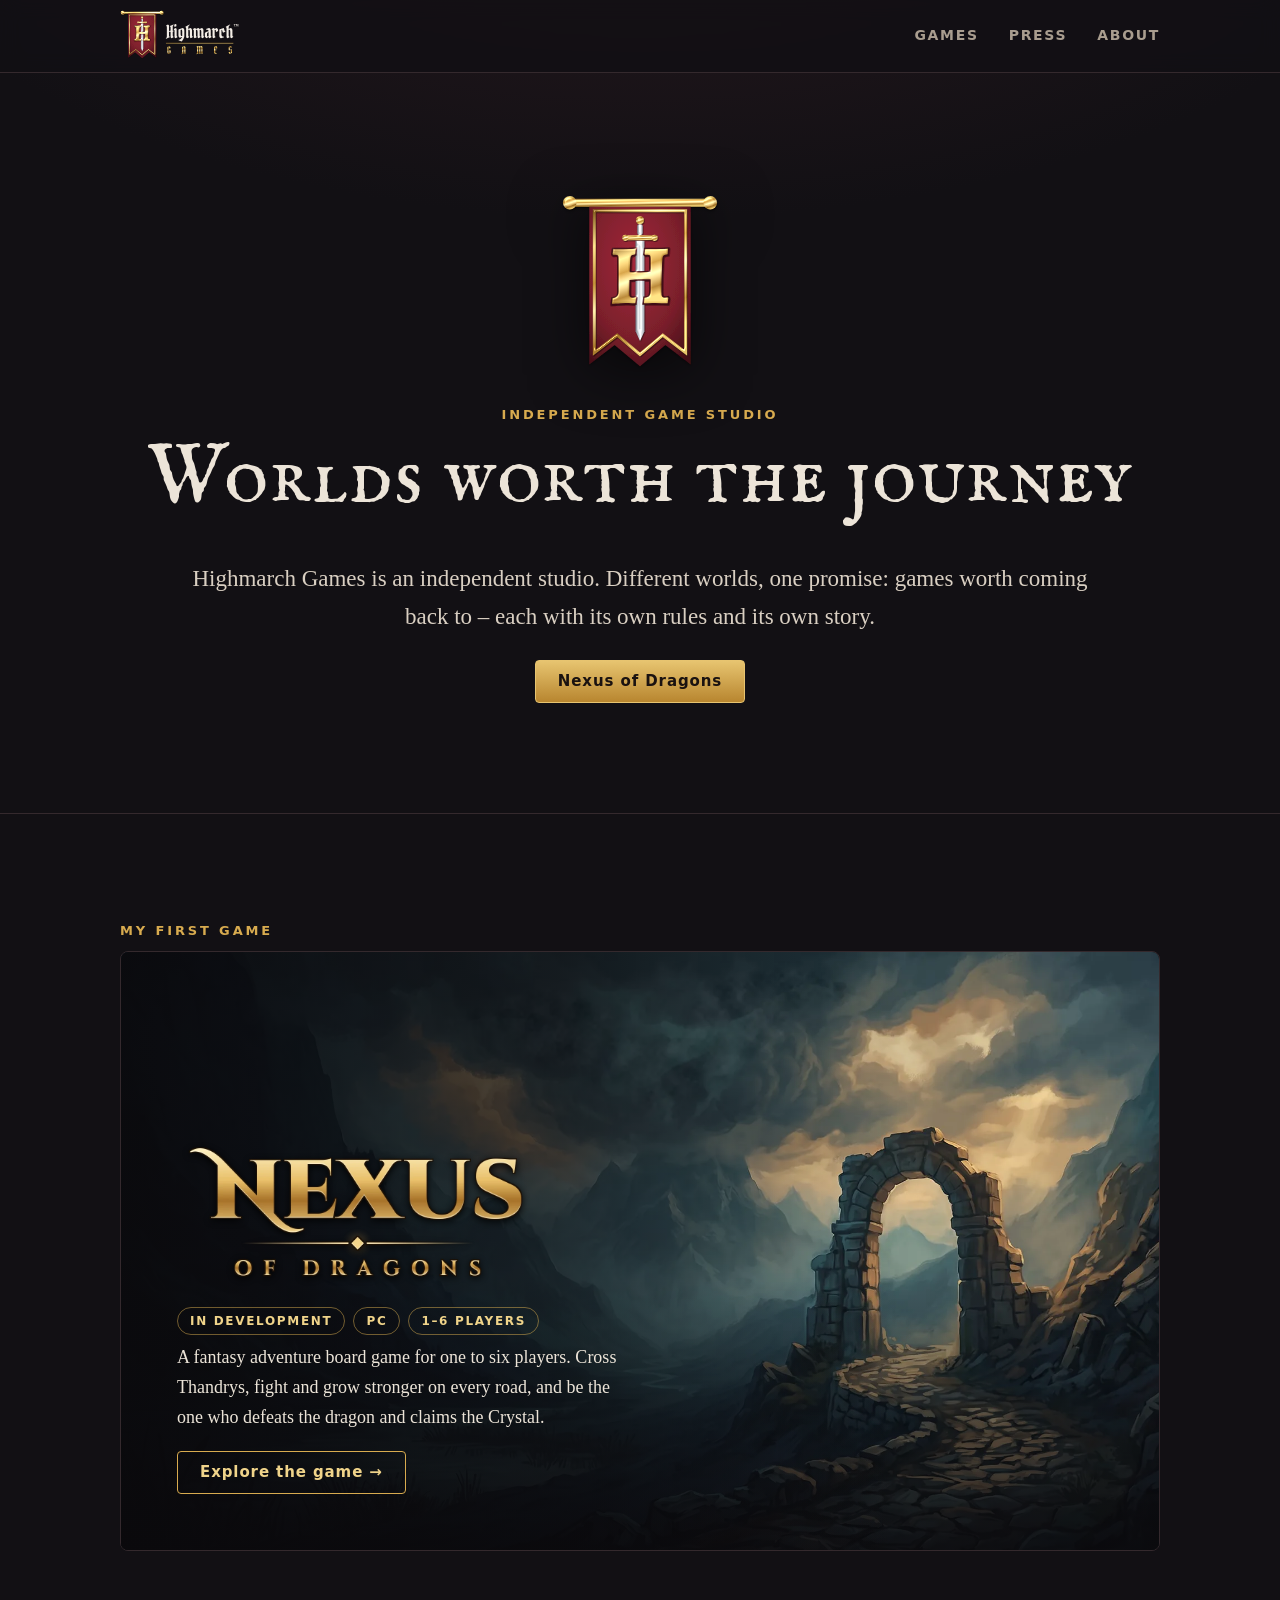
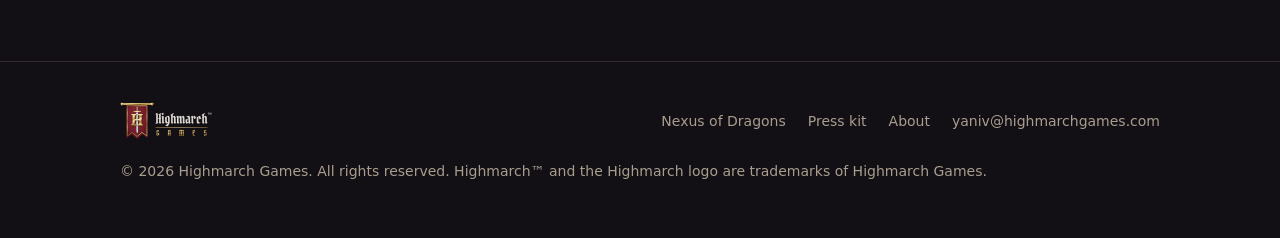
<file: index.html>
<!doctype html>
<html lang="en">
<head>
<meta charset="utf-8">
<meta name="viewport" content="width=device-width, initial-scale=1">
<title>Highmarch Games</title>
<meta name="description" content="Highmarch Games is an independent game studio. Its first game, Nexus of Dragons, a fantasy adventure board game for PC, is in development.">
<link rel="canonical" href="https://highmarchgames.com/">
<meta property="og:type" content="website">
<meta property="og:site_name" content="Highmarch Games">
<meta property="og:title" content="Highmarch Games">
<meta property="og:description" content="Highmarch Games is an independent game studio. Its first game, Nexus of Dragons, a fantasy adventure board game for PC, is in development.">
<meta property="og:url" content="https://highmarchgames.com/">
<meta property="og:image" content="https://highmarchgames.com/assets/img/nexus/og-nexus.jpg">
<meta name="twitter:card" content="summary_large_image">
<meta name="theme-color" content="#121014">
<link rel="icon" href="favicon.svg" type="image/svg+xml">
<link rel="icon" href="favicon.ico" sizes="32x32">
<link rel="apple-touch-icon" href="apple-touch-icon.png">
<link rel="manifest" href="site.webmanifest">
<link rel="preload" href="assets/fonts/IMFellEnglishSC-Regular.woff2" as="font" type="font/woff2" crossorigin>
<link rel="stylesheet" href="assets/site.css">
</head>
<body>
<a class="skip" href="#main">Skip to content</a>
<header class="site-header">
  <div class="wrap">
    <a class="brand" href="./" aria-label="Highmarch Games – home"><img src="assets/img/studio/highmarch_logo_horizontal_on_dark.svg" alt="Highmarch Games" width="455" height="192"></a>
    <nav class="nav" aria-label="Main"><a href="games/">Games</a><a href="press/">Press</a><a href="about/">About</a></nav>
  </div>
</header>
<main id="main">
<section class="studio-hero">
  <div class="wrap">
    <img class="emblem" src="assets/img/studio/highmarch_logo_emblem.svg" alt="" width="164" height="192">
    <p class="eyebrow">Independent game studio</p>
    <h1>Worlds worth the journey</h1>
    <p class="lede">Highmarch Games is an independent studio. Different worlds, one promise: games worth coming back to –
    each with its own rules and its own story.</p>
    <div class="btns"><a class="btn primary" href="games/nexus-of-dragons/">Nexus of Dragons</a></div>
  </div>
</section>
<section>
  <div class="wrap">
    <p class="eyebrow">My first game</p>
    <a class="feature-game" href="games/nexus-of-dragons/">
  <img class="bg" src="assets/img/nexus/keyart-1920.webp" srcset="assets/img/nexus/keyart-960.webp 960w, assets/img/nexus/keyart-1920.webp 1920w" sizes="(max-width: 1120px) 100vw, 1120px" alt="" width="1920" height="1072" loading="lazy">
  <div class="inner">
    <img class="game-logo" src="assets/img/nexus/nexus-logo-994.webp" alt="Nexus of Dragons" width="994" height="416" loading="lazy">
    <div><span class="tag">In development</span><span class="tag">PC</span><span class="tag">1–6 players</span></div>
    <p>A fantasy adventure board game for one to six players. Cross Thandrys, fight and grow stronger on every road, and be the one who defeats the dragon and claims the Crystal.</p>
    <span class="btn">Explore the game &rarr;</span>
  </div>
</a>
  </div>
</section>

</main>
<footer class="site-footer">
  <div class="wrap">
    <img src="assets/img/studio/highmarch_logo_horizontal_on_dark.svg" alt="" width="455" height="192">
    <nav aria-label="Footer"><a href="games/nexus-of-dragons/">Nexus of Dragons</a><a href="press/">Press kit</a><a href="about/">About</a><a href="mailto:yaniv@highmarchgames.com">yaniv@highmarchgames.com</a></nav>
    <div>&copy; 2026 Highmarch Games. All rights reserved. Highmarch&trade; and the Highmarch logo are trademarks of Highmarch Games.</div>
  </div>
</footer>
<div class="toast" id="toast" role="status" aria-live="polite"></div>
<script>
(() => {
  const toast = document.getElementById('toast');
  let timer;
  document.querySelectorAll('a[href^="mailto:"]').forEach(a => a.addEventListener('click', () => {
    const address = a.getAttribute('href').slice(7).split('?')[0];
    if (!navigator.clipboard) return;
    navigator.clipboard.writeText(address).then(() => {
      toast.textContent = 'Email address copied: ' + address;
      toast.classList.add('show');
      clearTimeout(timer);
      timer = setTimeout(() => toast.classList.remove('show'), 4000);
    }, () => {});
  }));
})();
</script>
</body>
</html>
</file>
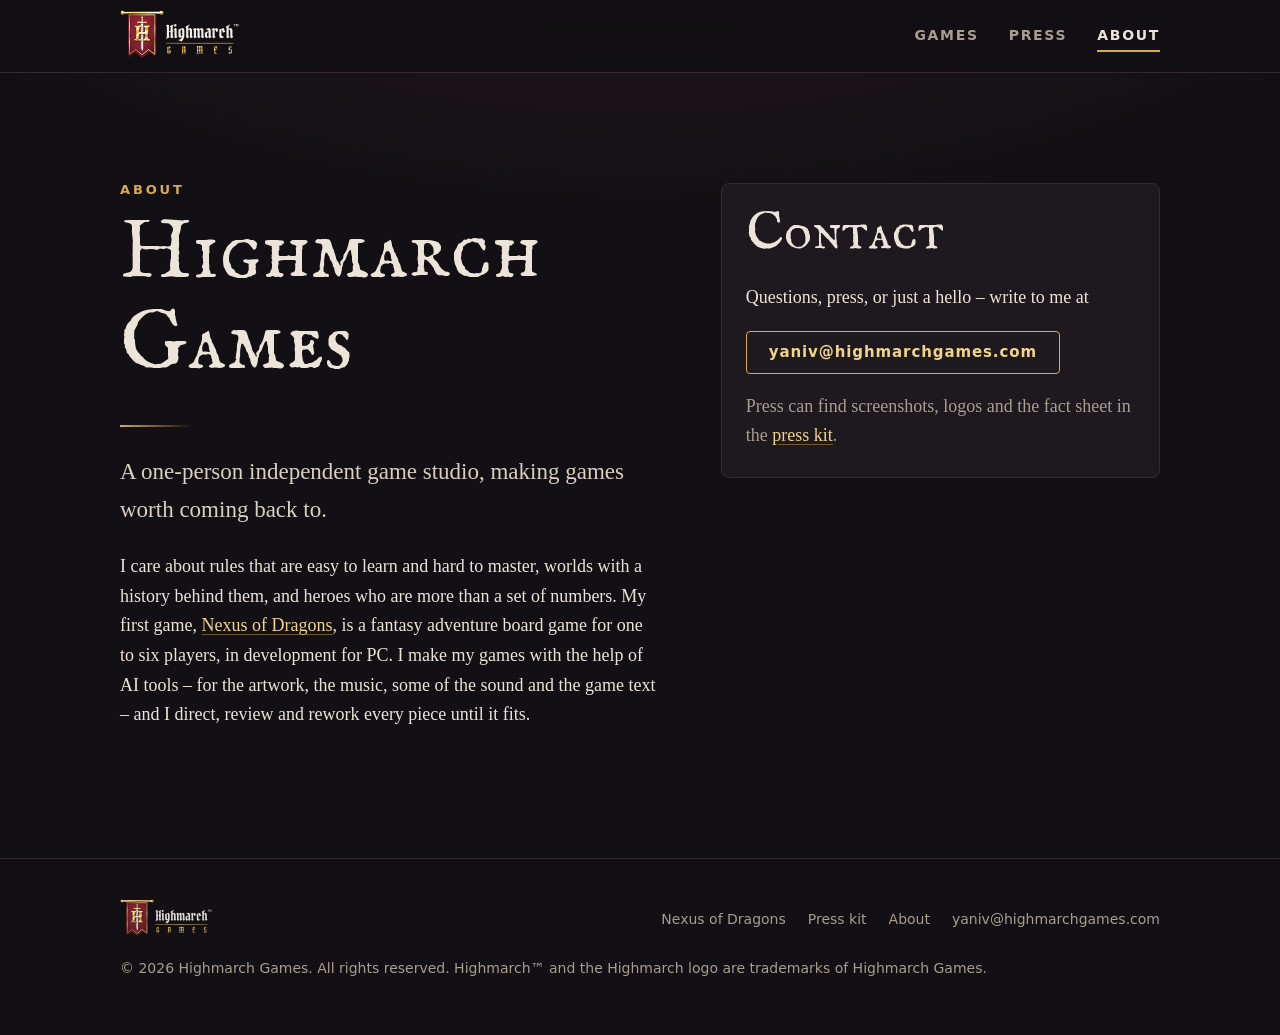
<file: about/index.html>
<!doctype html>
<html lang="en">
<head>
<meta charset="utf-8">
<meta name="viewport" content="width=device-width, initial-scale=1">
<title>About | Highmarch Games</title>
<meta name="description" content="About Highmarch Games, a one-person independent game studio, and how to get in touch.">
<link rel="canonical" href="https://highmarchgames.com/about/">
<meta property="og:type" content="website">
<meta property="og:site_name" content="Highmarch Games">
<meta property="og:title" content="About">
<meta property="og:description" content="About Highmarch Games, a one-person independent game studio, and how to get in touch.">
<meta property="og:url" content="https://highmarchgames.com/about/">
<meta property="og:image" content="https://highmarchgames.com/assets/img/nexus/og-nexus.jpg">
<meta name="twitter:card" content="summary_large_image">
<meta name="theme-color" content="#121014">
<link rel="icon" href="../favicon.svg" type="image/svg+xml">
<link rel="icon" href="../favicon.ico" sizes="32x32">
<link rel="apple-touch-icon" href="../apple-touch-icon.png">
<link rel="manifest" href="../site.webmanifest">
<link rel="preload" href="../assets/fonts/IMFellEnglishSC-Regular.woff2" as="font" type="font/woff2" crossorigin>
<link rel="stylesheet" href="../assets/site.css">
</head>
<body>
<a class="skip" href="#main">Skip to content</a>
<header class="site-header">
  <div class="wrap">
    <a class="brand" href="../" aria-label="Highmarch Games – home"><img src="../assets/img/studio/highmarch_logo_horizontal_on_dark.svg" alt="Highmarch Games" width="455" height="192"></a>
    <nav class="nav" aria-label="Main"><a href="../games/">Games</a><a href="../press/">Press</a><a href="../about/" aria-current="page">About</a></nav>
  </div>
</header>
<main id="main">
<section>
  <div class="wrap split">
    <div>
      <p class="eyebrow">About</p>
      <h1>Highmarch Games</h1>
      <hr class="rule">
      <p class="lede">A one-person independent game studio, making games worth coming back to.</p>
      <p>I care about rules that are easy to learn and hard to master, worlds with a history behind them, and heroes who
      are more than a set of numbers. My first game, <a href="../games/nexus-of-dragons/">Nexus of Dragons</a>, is a
      fantasy adventure board game for one to six players, in development for PC. I make my games with the help of AI
      tools – for the artwork, the music, some of the sound and the game text – and I direct, review and rework every
      piece until it fits.</p>
    </div>
    <div class="card" id="contact"><div class="body">
      <h2 class="mt0">Contact</h2>
      <p>Questions, press, or just a hello – write to me at</p>
      <p><a class="btn" href="mailto:yaniv@highmarchgames.com">yaniv@highmarchgames.com</a></p>
      <p class="muted" style="margin:0">Press can find screenshots, logos and the fact sheet in the <a href="../press/">press kit</a>.</p>
    </div></div>
  </div>
</section>

</main>
<footer class="site-footer">
  <div class="wrap">
    <img src="../assets/img/studio/highmarch_logo_horizontal_on_dark.svg" alt="" width="455" height="192">
    <nav aria-label="Footer"><a href="../games/nexus-of-dragons/">Nexus of Dragons</a><a href="../press/">Press kit</a><a href="../about/">About</a><a href="mailto:yaniv@highmarchgames.com">yaniv@highmarchgames.com</a></nav>
    <div>&copy; 2026 Highmarch Games. All rights reserved. Highmarch&trade; and the Highmarch logo are trademarks of Highmarch Games.</div>
  </div>
</footer>
<div class="toast" id="toast" role="status" aria-live="polite"></div>
<script>
(() => {
  const toast = document.getElementById('toast');
  let timer;
  document.querySelectorAll('a[href^="mailto:"]').forEach(a => a.addEventListener('click', () => {
    const address = a.getAttribute('href').slice(7).split('?')[0];
    if (!navigator.clipboard) return;
    navigator.clipboard.writeText(address).then(() => {
      toast.textContent = 'Email address copied: ' + address;
      toast.classList.add('show');
      clearTimeout(timer);
      timer = setTimeout(() => toast.classList.remove('show'), 4000);
    }, () => {});
  }));
})();
</script>
</body>
</html>
</file>
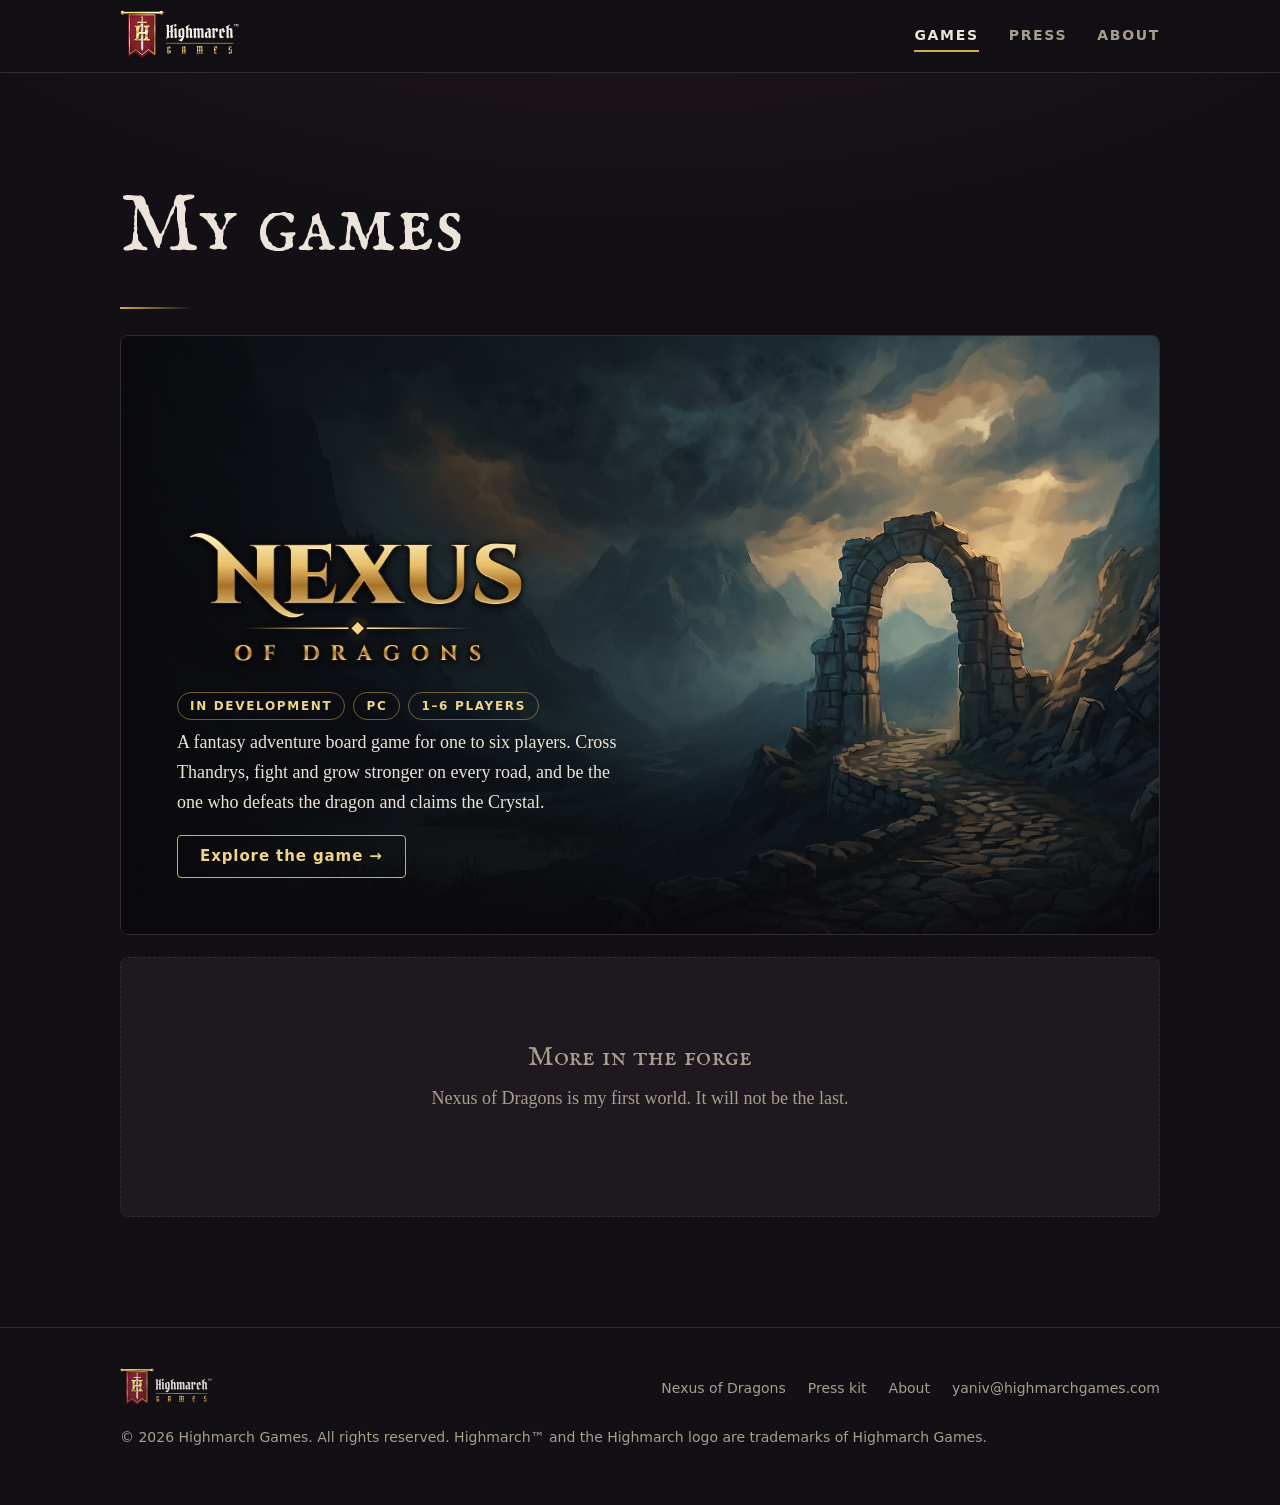
<file: games/index.html>
<!doctype html>
<html lang="en">
<head>
<meta charset="utf-8">
<meta name="viewport" content="width=device-width, initial-scale=1">
<title>Games | Highmarch Games</title>
<meta name="description" content="Games by Highmarch Games: Nexus of Dragons, a fantasy adventure board game in development for PC.">
<link rel="canonical" href="https://highmarchgames.com/games/">
<meta property="og:type" content="website">
<meta property="og:site_name" content="Highmarch Games">
<meta property="og:title" content="Games">
<meta property="og:description" content="Games by Highmarch Games: Nexus of Dragons, a fantasy adventure board game in development for PC.">
<meta property="og:url" content="https://highmarchgames.com/games/">
<meta property="og:image" content="https://highmarchgames.com/assets/img/nexus/og-nexus.jpg">
<meta name="twitter:card" content="summary_large_image">
<meta name="theme-color" content="#121014">
<link rel="icon" href="../favicon.svg" type="image/svg+xml">
<link rel="icon" href="../favicon.ico" sizes="32x32">
<link rel="apple-touch-icon" href="../apple-touch-icon.png">
<link rel="manifest" href="../site.webmanifest">
<link rel="preload" href="../assets/fonts/IMFellEnglishSC-Regular.woff2" as="font" type="font/woff2" crossorigin>
<link rel="stylesheet" href="../assets/site.css">
</head>
<body>
<a class="skip" href="#main">Skip to content</a>
<header class="site-header">
  <div class="wrap">
    <a class="brand" href="../" aria-label="Highmarch Games – home"><img src="../assets/img/studio/highmarch_logo_horizontal_on_dark.svg" alt="Highmarch Games" width="455" height="192"></a>
    <nav class="nav" aria-label="Main"><a href="../games/" aria-current="page">Games</a><a href="../press/">Press</a><a href="../about/">About</a></nav>
  </div>
</header>
<main id="main">
<section>
  <div class="wrap">
    <h1>My games</h1>
    <hr class="rule">
    <a class="feature-game" href="../games/nexus-of-dragons/">
  <img class="bg" src="../assets/img/nexus/keyart-1920.webp" srcset="../assets/img/nexus/keyart-960.webp 960w, ../assets/img/nexus/keyart-1920.webp 1920w" sizes="(max-width: 1120px) 100vw, 1120px" alt="" width="1920" height="1072" loading="lazy">
  <div class="inner">
    <img class="game-logo" src="../assets/img/nexus/nexus-logo-994.webp" alt="Nexus of Dragons" width="994" height="416" loading="lazy">
    <div><span class="tag">In development</span><span class="tag">PC</span><span class="tag">1–6 players</span></div>
    <p>A fantasy adventure board game for one to six players. Cross Thandrys, fight and grow stronger on every road, and be the one who defeats the dragon and claims the Crystal.</p>
    <span class="btn">Explore the game &rarr;</span>
  </div>
</a>
    <div class="cards" style="margin-top:22px">
      <div class="card placeholder"><div><h3>More in the forge</h3><p class="mt0">Nexus of Dragons is my first world. It will not be the last.</p></div></div>
    </div>
  </div>
</section>

</main>
<footer class="site-footer">
  <div class="wrap">
    <img src="../assets/img/studio/highmarch_logo_horizontal_on_dark.svg" alt="" width="455" height="192">
    <nav aria-label="Footer"><a href="../games/nexus-of-dragons/">Nexus of Dragons</a><a href="../press/">Press kit</a><a href="../about/">About</a><a href="mailto:yaniv@highmarchgames.com">yaniv@highmarchgames.com</a></nav>
    <div>&copy; 2026 Highmarch Games. All rights reserved. Highmarch&trade; and the Highmarch logo are trademarks of Highmarch Games.</div>
  </div>
</footer>
<div class="toast" id="toast" role="status" aria-live="polite"></div>
<script>
(() => {
  const toast = document.getElementById('toast');
  let timer;
  document.querySelectorAll('a[href^="mailto:"]').forEach(a => a.addEventListener('click', () => {
    const address = a.getAttribute('href').slice(7).split('?')[0];
    if (!navigator.clipboard) return;
    navigator.clipboard.writeText(address).then(() => {
      toast.textContent = 'Email address copied: ' + address;
      toast.classList.add('show');
      clearTimeout(timer);
      timer = setTimeout(() => toast.classList.remove('show'), 4000);
    }, () => {});
  }));
})();
</script>
</body>
</html>
</file>
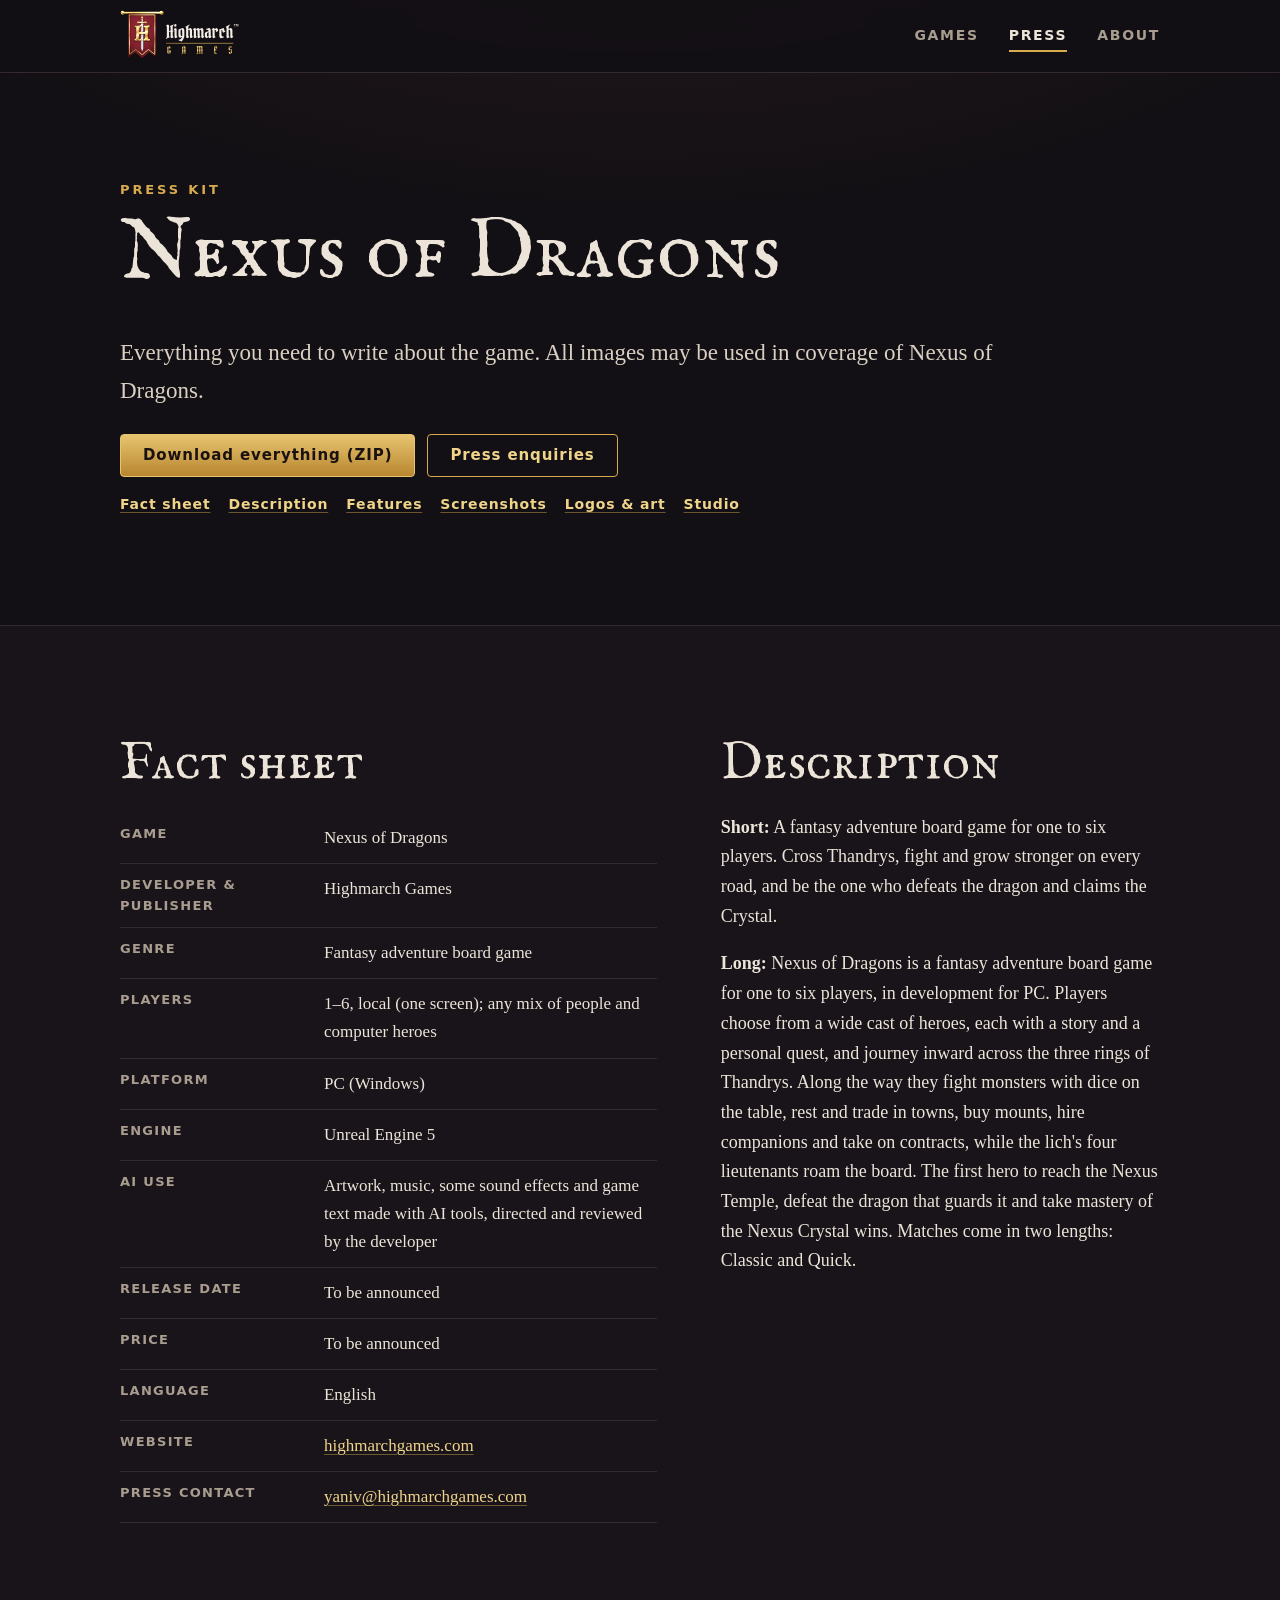
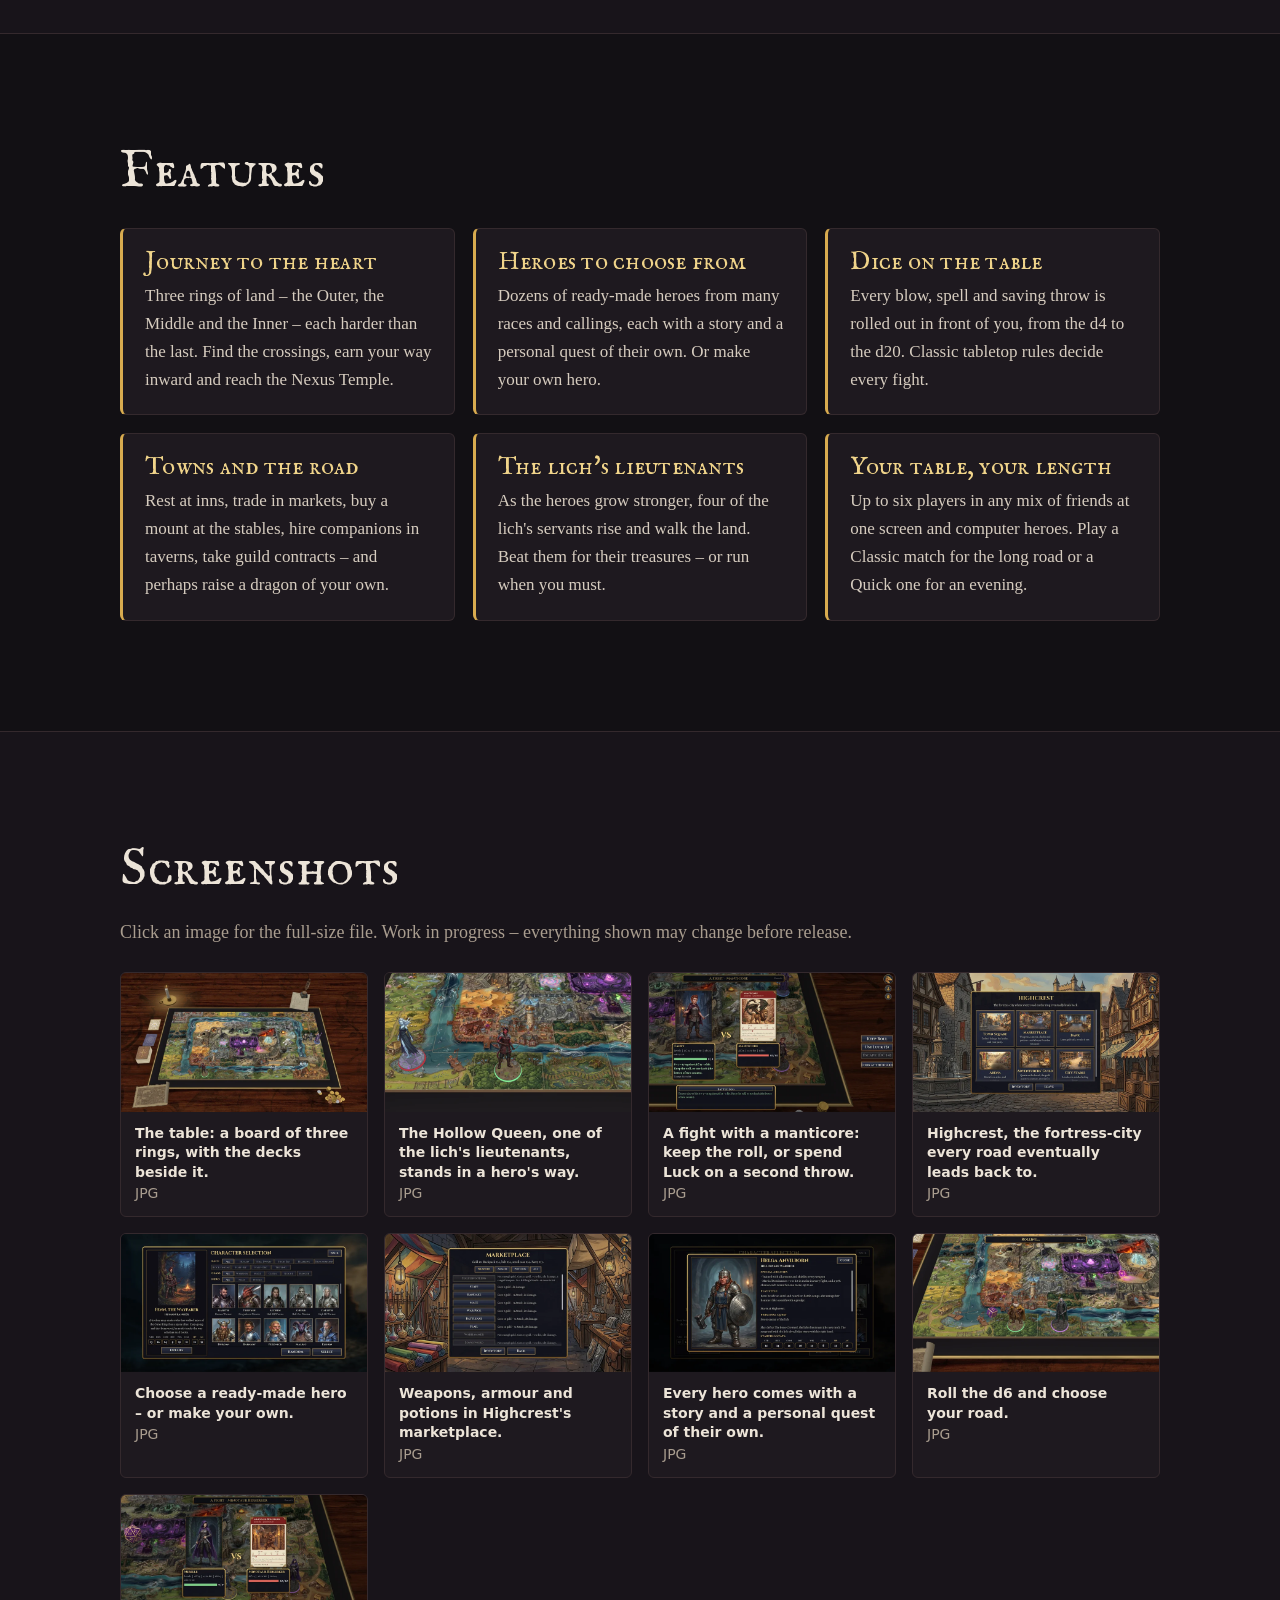
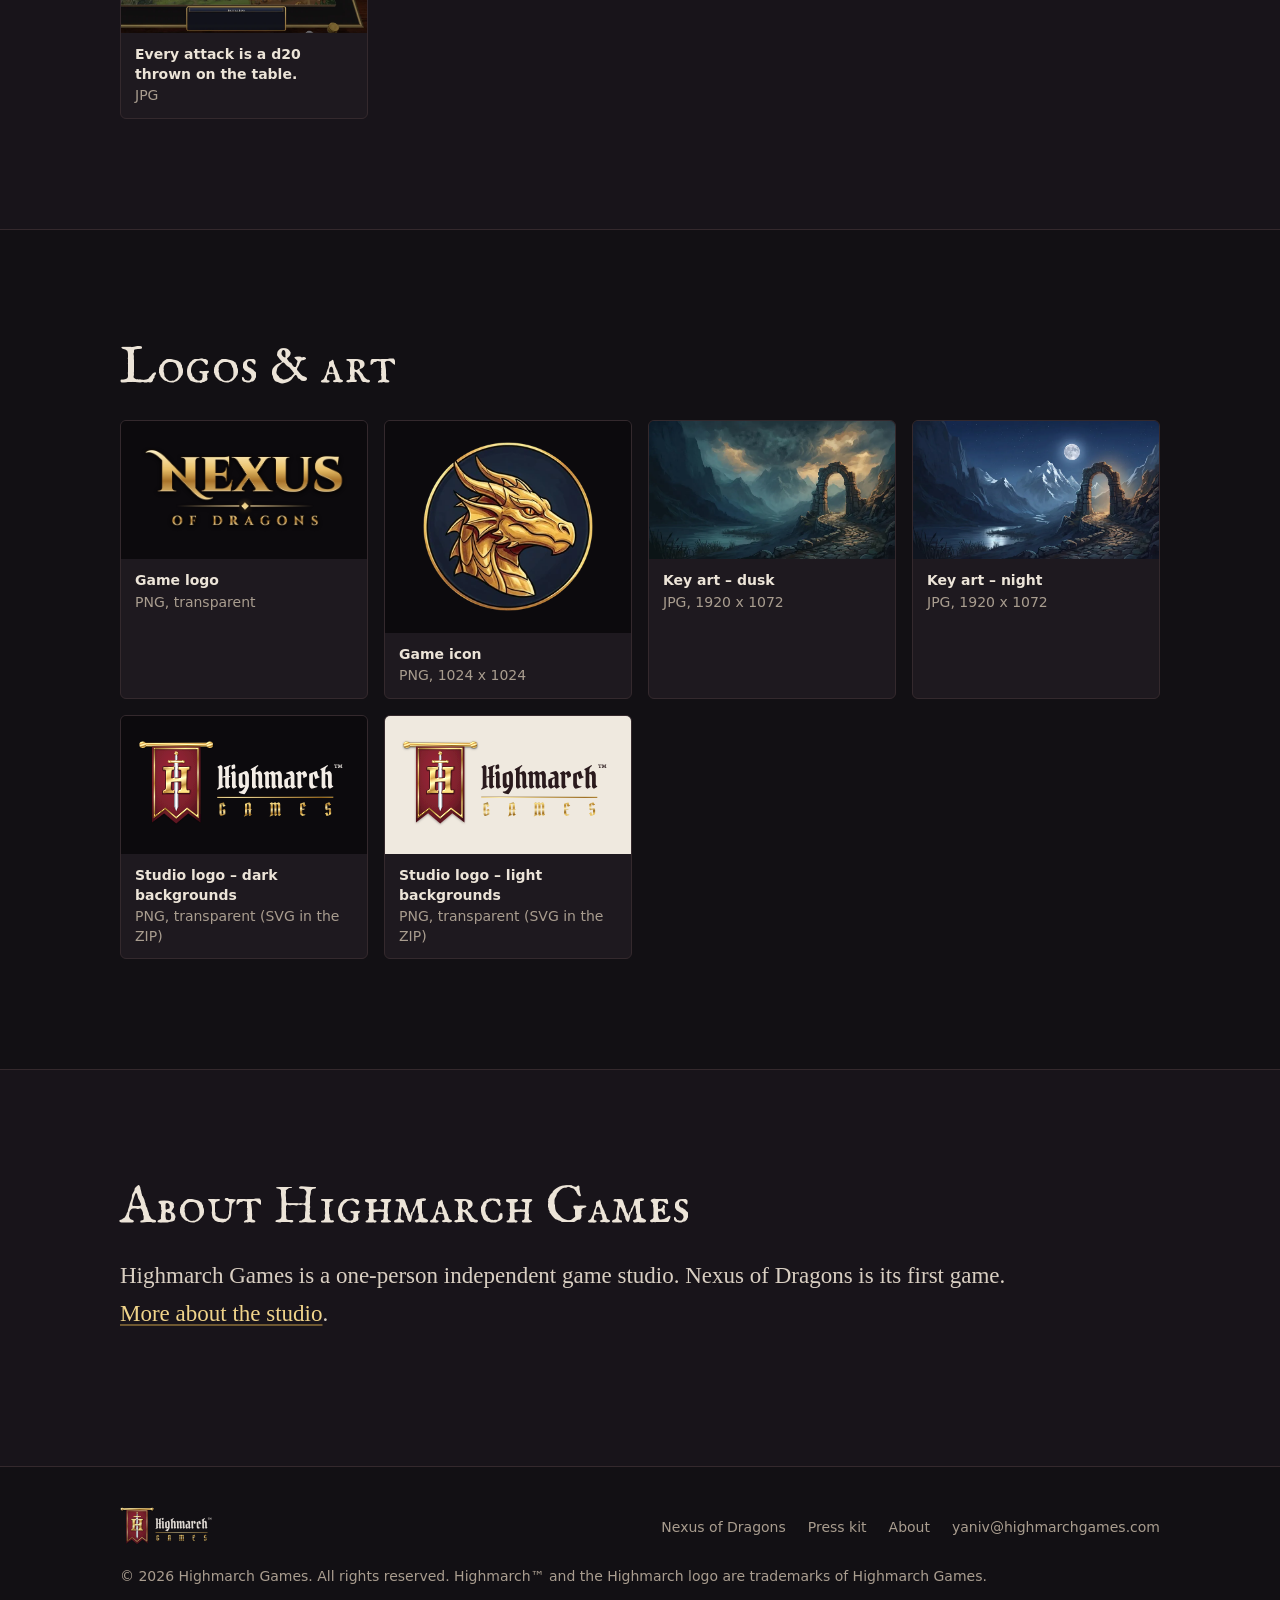
<file: press/index.html>
<!doctype html>
<html lang="en">
<head>
<meta charset="utf-8">
<meta name="viewport" content="width=device-width, initial-scale=1">
<title>Press kit | Highmarch Games</title>
<meta name="description" content="Press kit for Nexus of Dragons and Highmarch Games: fact sheet, description, screenshots, logos and contact.">
<link rel="canonical" href="https://highmarchgames.com/press/">
<meta property="og:type" content="website">
<meta property="og:site_name" content="Highmarch Games">
<meta property="og:title" content="Press kit">
<meta property="og:description" content="Press kit for Nexus of Dragons and Highmarch Games: fact sheet, description, screenshots, logos and contact.">
<meta property="og:url" content="https://highmarchgames.com/press/">
<meta property="og:image" content="https://highmarchgames.com/assets/img/nexus/og-nexus.jpg">
<meta name="twitter:card" content="summary_large_image">
<meta name="theme-color" content="#121014">
<link rel="icon" href="../favicon.svg" type="image/svg+xml">
<link rel="icon" href="../favicon.ico" sizes="32x32">
<link rel="apple-touch-icon" href="../apple-touch-icon.png">
<link rel="manifest" href="../site.webmanifest">
<link rel="preload" href="../assets/fonts/IMFellEnglishSC-Regular.woff2" as="font" type="font/woff2" crossorigin>
<link rel="stylesheet" href="../assets/site.css">
</head>
<body>
<a class="skip" href="#main">Skip to content</a>
<header class="site-header">
  <div class="wrap">
    <a class="brand" href="../" aria-label="Highmarch Games – home"><img src="../assets/img/studio/highmarch_logo_horizontal_on_dark.svg" alt="Highmarch Games" width="455" height="192"></a>
    <nav class="nav" aria-label="Main"><a href="../games/">Games</a><a href="../press/" aria-current="page">Press</a><a href="../about/">About</a></nav>
  </div>
</header>
<main id="main">
<section>
  <div class="wrap">
    <p class="eyebrow">Press kit</p>
    <h1>Nexus of Dragons</h1>
    <p class="lede">Everything you need to write about the game. All images may be used in coverage of Nexus of Dragons.</p>
    <div class="btns"><a class="btn primary" href="nexus-of-dragons-presskit.zip" download>Download everything (ZIP)</a><a class="btn" href="mailto:yaniv@highmarchgames.com?subject=Press%20enquiry">Press enquiries</a></div>
    <nav class="toc" aria-label="On this page"><a href="#facts">Fact sheet</a><a href="#about">Description</a><a href="#features">Features</a><a href="#screens">Screenshots</a><a href="#art">Logos &amp; art</a><a href="#studio">Studio</a></nav>
  </div>
</section>
<section id="facts" class="band">
  <div class="wrap split">
    <div>
      <h2>Fact sheet</h2>
      <table class="facts">
        <tr><th>Game</th><td>Nexus of Dragons</td></tr>
        <tr><th>Developer &amp; publisher</th><td>Highmarch Games</td></tr>
        <tr><th>Genre</th><td>Fantasy adventure board game</td></tr>
        <tr><th>Players</th><td>1–6, local (one screen); any mix of people and computer heroes</td></tr>
        <tr><th>Platform</th><td>PC (Windows)</td></tr>
        <tr><th>Engine</th><td>Unreal Engine 5</td></tr>
        <tr><th>AI use</th><td>Artwork, music, some sound effects and game text made with AI tools, directed and reviewed by the developer</td></tr>
        <tr><th>Release date</th><td>To be announced</td></tr>
        <tr><th>Price</th><td>To be announced</td></tr>
        <tr><th>Language</th><td>English</td></tr>
        <tr><th>Website</th><td><a href="https://highmarchgames.com/games/nexus-of-dragons/">highmarchgames.com</a></td></tr>
        <tr><th>Press contact</th><td><a href="mailto:yaniv@highmarchgames.com">yaniv@highmarchgames.com</a></td></tr>
      </table>
    </div>
    <div id="about">
      <h2>Description</h2>
      <p><b>Short:</b> A fantasy adventure board game for one to six players. Cross Thandrys, fight and grow stronger on every road, and be the one who defeats the dragon and claims the Crystal.</p>
      <p><b>Long:</b> Nexus of Dragons is a fantasy adventure board game for one to six players, in development for PC.
      Players choose from a wide cast of heroes, each with a story and a personal quest, and journey inward across the
      three rings of Thandrys. Along the way they fight monsters with dice on the table, rest and trade in towns, buy
      mounts, hire companions and take on contracts, while the lich's four lieutenants roam the board. The first hero to
      reach the Nexus Temple, defeat the dragon that guards it and take mastery of the Nexus Crystal wins. Matches come
      in two lengths: Classic and Quick.</p>
    </div>
  </div>
</section>
<section id="features">
  <div class="wrap">
    <h2>Features</h2>
    <ul class="features"><li><h3>Journey to the heart</h3><p>Three rings of land – the Outer, the Middle and the Inner – each harder than the last. Find the crossings, earn your way inward and reach the Nexus Temple.</p></li>
<li><h3>Heroes to choose from</h3><p>Dozens of ready-made heroes from many races and callings, each with a story and a personal quest of their own. Or make your own hero.</p></li>
<li><h3>Dice on the table</h3><p>Every blow, spell and saving throw is rolled out in front of you, from the d4 to the d20. Classic tabletop rules decide every fight.</p></li>
<li><h3>Towns and the road</h3><p>Rest at inns, trade in markets, buy a mount at the stables, hire companions in taverns, take guild contracts – and perhaps raise a dragon of your own.</p></li>
<li><h3>The lich's lieutenants</h3><p>As the heroes grow stronger, four of the lich&#x27;s servants rise and walk the land. Beat them for their treasures – or run when you must.</p></li>
<li><h3>Your table, your length</h3><p>Up to six players in any mix of friends at one screen and computer heroes. Play a Classic match for the long road or a Quick one for an evening.</p></li></ul>
  </div>
</section>
<section id="screens" class="band">
  <div class="wrap">
    <h2>Screenshots</h2>
    <p class="muted">Click an image for the full-size file. Work in progress – everything shown may change before release.</p>
    <div class="downloads"><a href="screens/table.jpg" download><div class="thumb"><img class="cover" src="../assets/img/nexus/shots/table-800.webp" alt="The table: a board of three rings, with the decks beside it." loading="lazy"></div><div class="meta"><b>The table: a board of three rings, with the decks beside it.</b><span>JPG</span></div></a>
<a href="screens/lieutenant.jpg" download><div class="thumb"><img class="cover" src="../assets/img/nexus/shots/lieutenant-800.webp" alt="The Hollow Queen, one of the lich&#x27;s lieutenants, stands in a hero&#x27;s way." loading="lazy"></div><div class="meta"><b>The Hollow Queen, one of the lich&#x27;s lieutenants, stands in a hero&#x27;s way.</b><span>JPG</span></div></a>
<a href="screens/fight.jpg" download><div class="thumb"><img class="cover" src="../assets/img/nexus/shots/fight-800.webp" alt="A fight with a manticore: keep the roll, or spend Luck on a second throw." loading="lazy"></div><div class="meta"><b>A fight with a manticore: keep the roll, or spend Luck on a second throw.</b><span>JPG</span></div></a>
<a href="screens/town.jpg" download><div class="thumb"><img class="cover" src="../assets/img/nexus/shots/town-800.webp" alt="Highcrest, the fortress-city every road eventually leads back to." loading="lazy"></div><div class="meta"><b>Highcrest, the fortress-city every road eventually leads back to.</b><span>JPG</span></div></a>
<a href="screens/heroes.jpg" download><div class="thumb"><img class="cover" src="../assets/img/nexus/shots/heroes-800.webp" alt="Choose a ready-made hero – or make your own." loading="lazy"></div><div class="meta"><b>Choose a ready-made hero – or make your own.</b><span>JPG</span></div></a>
<a href="screens/market.jpg" download><div class="thumb"><img class="cover" src="../assets/img/nexus/shots/market-800.webp" alt="Weapons, armour and potions in Highcrest&#x27;s marketplace." loading="lazy"></div><div class="meta"><b>Weapons, armour and potions in Highcrest&#x27;s marketplace.</b><span>JPG</span></div></a>
<a href="screens/hero-card.jpg" download><div class="thumb"><img class="cover" src="../assets/img/nexus/shots/hero-card-800.webp" alt="Every hero comes with a story and a personal quest of their own." loading="lazy"></div><div class="meta"><b>Every hero comes with a story and a personal quest of their own.</b><span>JPG</span></div></a>
<a href="screens/dice-move.jpg" download><div class="thumb"><img class="cover" src="../assets/img/nexus/shots/dice-move-800.webp" alt="Roll the d6 and choose your road." loading="lazy"></div><div class="meta"><b>Roll the d6 and choose your road.</b><span>JPG</span></div></a>
<a href="screens/dice-attack.jpg" download><div class="thumb"><img class="cover" src="../assets/img/nexus/shots/dice-attack-800.webp" alt="Every attack is a d20 thrown on the table." loading="lazy"></div><div class="meta"><b>Every attack is a d20 thrown on the table.</b><span>JPG</span></div></a></div>
  </div>
</section>
<section id="art">
  <div class="wrap">
    <h2>Logos &amp; art</h2>
    <div class="downloads">
      <a href="art/nexus-of-dragons-logo.png" download><div class="thumb"><img src="../assets/img/nexus/nexus-logo-994.webp" alt="Nexus of Dragons logo" loading="lazy"></div><div class="meta"><b>Game logo</b><span>PNG, transparent</span></div></a>
      <a href="art/nexus-of-dragons-icon.png" download><div class="thumb"><img src="../assets/img/nexus/nexus-icon-256.webp" alt="Nexus of Dragons icon" loading="lazy"></div><div class="meta"><b>Game icon</b><span>PNG, 1024 x 1024</span></div></a>
      <a href="art/nexus-of-dragons-key-art.jpg" download><div class="thumb"><img class="cover" src="../assets/img/nexus/keyart-960.webp" alt="Key art" loading="lazy"></div><div class="meta"><b>Key art – dusk</b><span>JPG, 1920 x 1072</span></div></a>
      <a href="art/nexus-of-dragons-key-art-night.jpg" download><div class="thumb"><img class="cover" src="../assets/img/nexus/keyart-night-960.webp" alt="Key art at night" loading="lazy"></div><div class="meta"><b>Key art – night</b><span>JPG, 1920 x 1072</span></div></a>
      <a href="art/highmarch-games-logo-dark.png" download><div class="thumb"><img src="../assets/img/studio/highmarch_logo_horizontal_on_dark.svg" alt="Highmarch Games logo for dark backgrounds" loading="lazy"></div><div class="meta"><b>Studio logo – dark backgrounds</b><span>PNG, transparent (SVG in the ZIP)</span></div></a>
      <a href="art/highmarch-games-logo-light.png" download><div class="thumb light"><img src="../assets/img/studio/highmarch_logo_horizontal_on_light.svg" alt="Highmarch Games logo for light backgrounds" loading="lazy"></div><div class="meta"><b>Studio logo – light backgrounds</b><span>PNG, transparent (SVG in the ZIP)</span></div></a>
    </div>
  </div>
</section>
<section id="studio" class="band">
  <div class="wrap">
    <h2>About Highmarch Games</h2>
    <p class="lede">Highmarch Games is a one-person independent game studio. Nexus of Dragons is its first game.
    <a href="../about/">More about the studio</a>.</p>
  </div>
</section>
</main>
<footer class="site-footer">
  <div class="wrap">
    <img src="../assets/img/studio/highmarch_logo_horizontal_on_dark.svg" alt="" width="455" height="192">
    <nav aria-label="Footer"><a href="../games/nexus-of-dragons/">Nexus of Dragons</a><a href="../press/">Press kit</a><a href="../about/">About</a><a href="mailto:yaniv@highmarchgames.com">yaniv@highmarchgames.com</a></nav>
    <div>&copy; 2026 Highmarch Games. All rights reserved. Highmarch&trade; and the Highmarch logo are trademarks of Highmarch Games.</div>
  </div>
</footer>
<div class="toast" id="toast" role="status" aria-live="polite"></div>
<script>
(() => {
  const toast = document.getElementById('toast');
  let timer;
  document.querySelectorAll('a[href^="mailto:"]').forEach(a => a.addEventListener('click', () => {
    const address = a.getAttribute('href').slice(7).split('?')[0];
    if (!navigator.clipboard) return;
    navigator.clipboard.writeText(address).then(() => {
      toast.textContent = 'Email address copied: ' + address;
      toast.classList.add('show');
      clearTimeout(timer);
      timer = setTimeout(() => toast.classList.remove('show'), 4000);
    }, () => {});
  }));
})();
</script>
</body>
</html>
</file>
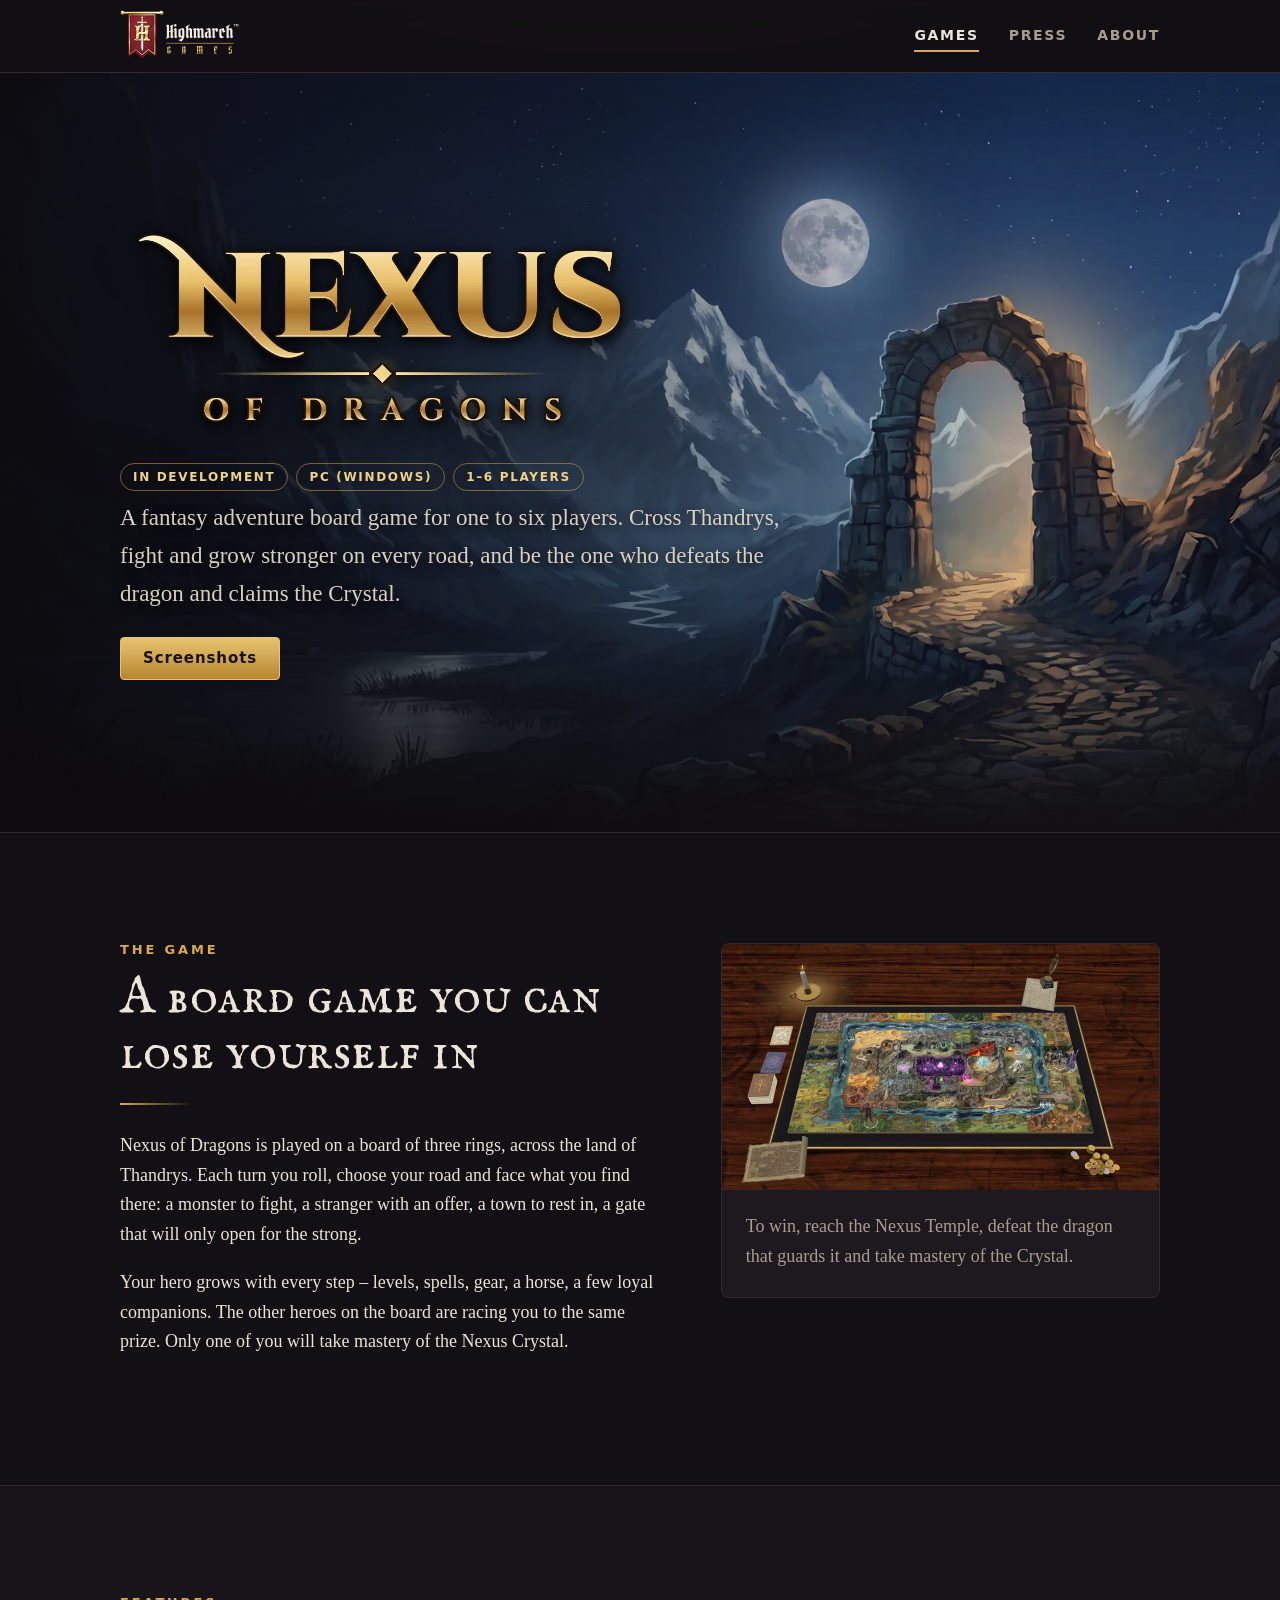
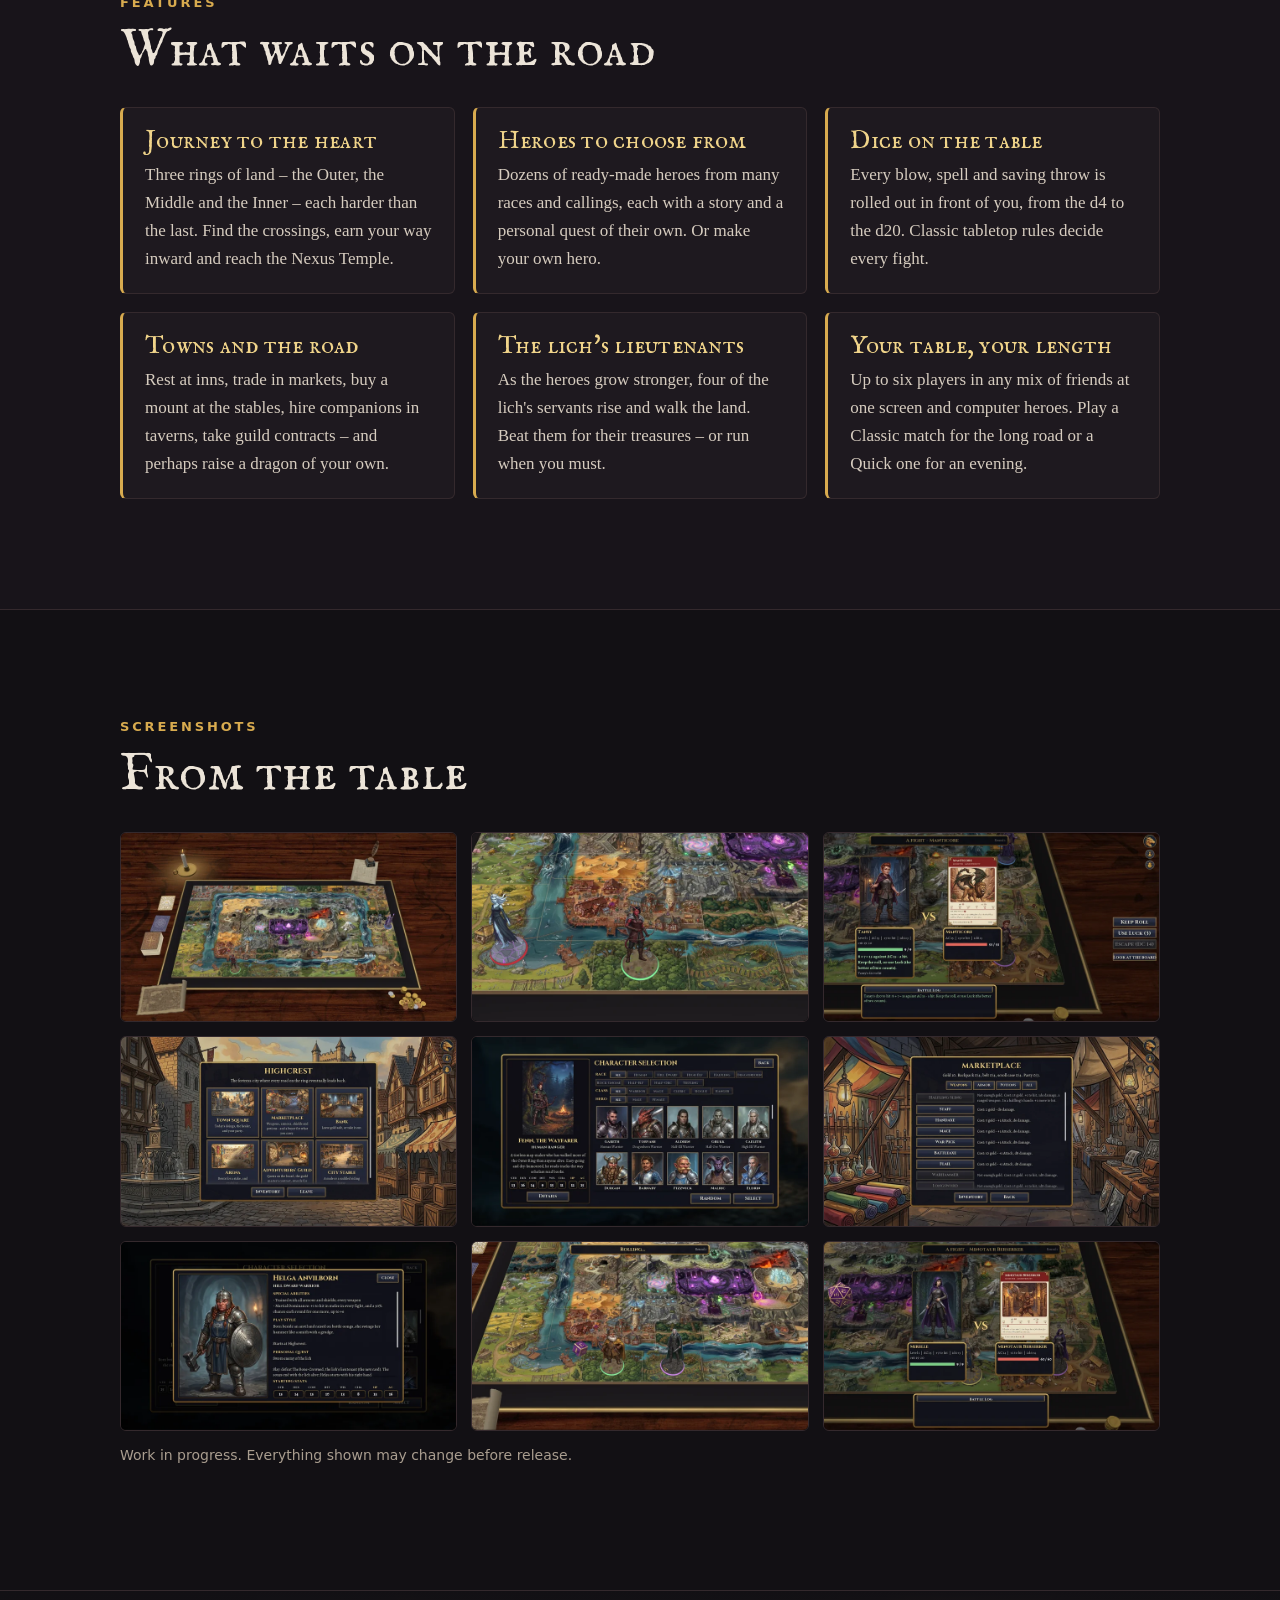
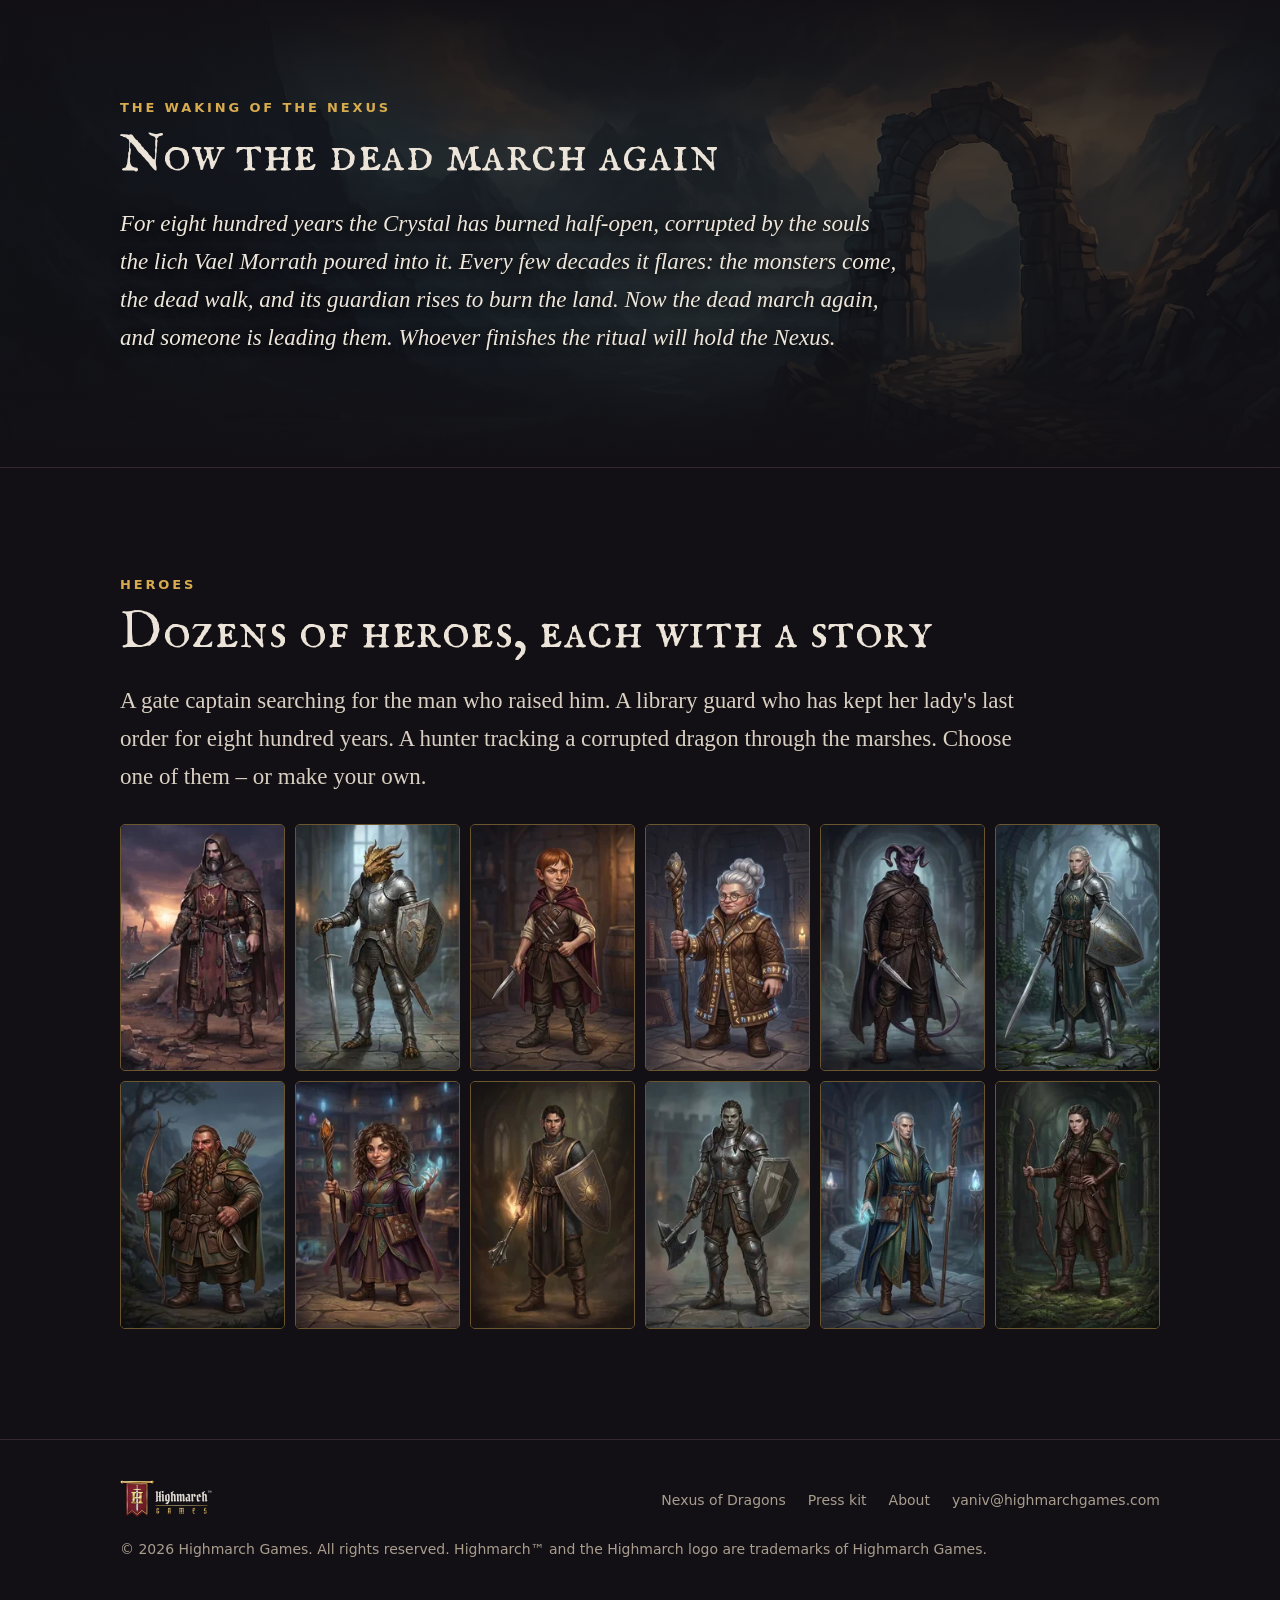
<file: games/nexus-of-dragons/index.html>
<!doctype html>
<html lang="en">
<head>
<meta charset="utf-8">
<meta name="viewport" content="width=device-width, initial-scale=1">
<title>Nexus of Dragons | Highmarch Games</title>
<meta name="description" content="Nexus of Dragons is a fantasy adventure board game for one to six players, in development for PC by Highmarch Games.">
<link rel="canonical" href="https://highmarchgames.com/games/nexus-of-dragons/">
<meta property="og:type" content="website">
<meta property="og:site_name" content="Highmarch Games">
<meta property="og:title" content="Nexus of Dragons">
<meta property="og:description" content="Nexus of Dragons is a fantasy adventure board game for one to six players, in development for PC by Highmarch Games.">
<meta property="og:url" content="https://highmarchgames.com/games/nexus-of-dragons/">
<meta property="og:image" content="https://highmarchgames.com/assets/img/nexus/og-nexus.jpg">
<meta name="twitter:card" content="summary_large_image">
<meta name="theme-color" content="#121014">
<link rel="icon" href="../../favicon.svg" type="image/svg+xml">
<link rel="icon" href="../../favicon.ico" sizes="32x32">
<link rel="apple-touch-icon" href="../../apple-touch-icon.png">
<link rel="manifest" href="../../site.webmanifest">
<link rel="preload" href="../../assets/fonts/IMFellEnglishSC-Regular.woff2" as="font" type="font/woff2" crossorigin>
<link rel="stylesheet" href="../../assets/site.css">
</head>
<body>
<a class="skip" href="#main">Skip to content</a>
<header class="site-header">
  <div class="wrap">
    <a class="brand" href="../../" aria-label="Highmarch Games – home"><img src="../../assets/img/studio/highmarch_logo_horizontal_on_dark.svg" alt="Highmarch Games" width="455" height="192"></a>
    <nav class="nav" aria-label="Main"><a href="../../games/" aria-current="page">Games</a><a href="../../press/">Press</a><a href="../../about/">About</a></nav>
  </div>
</header>
<main id="main">
<div class="game-hero">
  <picture>
    <source media="(max-width: 900px)" srcset="../../assets/img/nexus/keyart-night-960.webp 960w, ../../assets/img/nexus/keyart-night-1920.webp 1920w" sizes="100vw">
    <img src="../../assets/img/nexus/keyart-night-1920.webp" srcset="../../assets/img/nexus/keyart-night-1920.webp 1920w, ../../assets/img/nexus/keyart-night-2560.webp 2560w, ../../assets/img/nexus/keyart-night-3840.webp 3840w, ../../assets/img/nexus/keyart-night-5120.webp 5120w" sizes="100vw" alt="" width="1920" height="1072">
  </picture>
  <div class="wrap">
    <h1 class="skip">Nexus of Dragons</h1>
    <img class="game-logo" src="../../assets/img/nexus/nexus-logo-994.webp" alt="Nexus of Dragons" width="994" height="416">
    <div><span class="tag">In development</span><span class="tag">PC (Windows)</span><span class="tag">1–6 players</span></div>
    <p class="lede">A fantasy adventure board game for one to six players. Cross Thandrys, fight and grow stronger on every road, and be the one who defeats the dragon and claims the Crystal.</p>
    <div class="btns"><a class="btn primary" href="#screens">Screenshots</a></div>
  </div>
</div>
<section>
  <div class="wrap split">
    <div>
      <p class="eyebrow">The game</p>
      <h2>A board game you can lose yourself in</h2>
      <hr class="rule">
      <p>Nexus of Dragons is played on a board of three rings, across the land of Thandrys. Each turn you roll, choose
      your road and face what you find there: a monster to fight, a stranger with an offer, a town to rest in, a gate
      that will only open for the strong.</p>
      <p>Your hero grows with every step – levels, spells, gear, a horse, a few loyal companions. The other heroes on the
      board are racing you to the same prize. Only one of you will take mastery of the Nexus Crystal.</p>
    </div>
    <div class="card"><img src="../../assets/img/nexus/shots/table-800.webp" alt="The board of Nexus of Dragons on the table, seen from above" width="800" height="450" loading="lazy">
      <div class="body"><p class="mt0 muted" style="margin:0">To win, reach the Nexus Temple, defeat the dragon that guards it and take mastery of the Crystal.</p></div></div>
  </div>
</section>
<section class="band">
  <div class="wrap">
    <p class="eyebrow">Features</p>
    <h2>What waits on the road</h2>
    <ul class="features"><li><h3>Journey to the heart</h3><p>Three rings of land – the Outer, the Middle and the Inner – each harder than the last. Find the crossings, earn your way inward and reach the Nexus Temple.</p></li>
<li><h3>Heroes to choose from</h3><p>Dozens of ready-made heroes from many races and callings, each with a story and a personal quest of their own. Or make your own hero.</p></li>
<li><h3>Dice on the table</h3><p>Every blow, spell and saving throw is rolled out in front of you, from the d4 to the d20. Classic tabletop rules decide every fight.</p></li>
<li><h3>Towns and the road</h3><p>Rest at inns, trade in markets, buy a mount at the stables, hire companions in taverns, take guild contracts – and perhaps raise a dragon of your own.</p></li>
<li><h3>The lich's lieutenants</h3><p>As the heroes grow stronger, four of the lich&#x27;s servants rise and walk the land. Beat them for their treasures – or run when you must.</p></li>
<li><h3>Your table, your length</h3><p>Up to six players in any mix of friends at one screen and computer heroes. Play a Classic match for the long road or a Quick one for an evening.</p></li></ul>
  </div>
</section>
<section id="screens">
  <div class="wrap">
    <p class="eyebrow">Screenshots</p>
    <h2>From the table</h2>
    <div class="gallery"><button type="button" data-full="../../assets/img/nexus/shots/table-1400.webp" data-caption="The table: a board of three rings, with the decks beside it."><img src="../../assets/img/nexus/shots/table-800.webp" alt="The table: a board of three rings, with the decks beside it." width="800" height="450" loading="lazy"></button>
<button type="button" data-full="../../assets/img/nexus/shots/lieutenant-1400.webp" data-caption="The Hollow Queen, one of the lich&#x27;s lieutenants, stands in a hero&#x27;s way."><img src="../../assets/img/nexus/shots/lieutenant-800.webp" alt="The Hollow Queen, one of the lich&#x27;s lieutenants, stands in a hero&#x27;s way." width="800" height="450" loading="lazy"></button>
<button type="button" data-full="../../assets/img/nexus/shots/fight-1400.webp" data-caption="A fight with a manticore: keep the roll, or spend Luck on a second throw."><img src="../../assets/img/nexus/shots/fight-800.webp" alt="A fight with a manticore: keep the roll, or spend Luck on a second throw." width="800" height="450" loading="lazy"></button>
<button type="button" data-full="../../assets/img/nexus/shots/town-1400.webp" data-caption="Highcrest, the fortress-city every road eventually leads back to."><img src="../../assets/img/nexus/shots/town-800.webp" alt="Highcrest, the fortress-city every road eventually leads back to." width="800" height="450" loading="lazy"></button>
<button type="button" data-full="../../assets/img/nexus/shots/heroes-1400.webp" data-caption="Choose a ready-made hero – or make your own."><img src="../../assets/img/nexus/shots/heroes-800.webp" alt="Choose a ready-made hero – or make your own." width="800" height="450" loading="lazy"></button>
<button type="button" data-full="../../assets/img/nexus/shots/market-1400.webp" data-caption="Weapons, armour and potions in Highcrest&#x27;s marketplace."><img src="../../assets/img/nexus/shots/market-800.webp" alt="Weapons, armour and potions in Highcrest&#x27;s marketplace." width="800" height="450" loading="lazy"></button>
<button type="button" data-full="../../assets/img/nexus/shots/hero-card-1400.webp" data-caption="Every hero comes with a story and a personal quest of their own."><img src="../../assets/img/nexus/shots/hero-card-800.webp" alt="Every hero comes with a story and a personal quest of their own." width="800" height="450" loading="lazy"></button>
<button type="button" data-full="../../assets/img/nexus/shots/dice-move-1400.webp" data-caption="Roll the d6 and choose your road."><img src="../../assets/img/nexus/shots/dice-move-800.webp" alt="Roll the d6 and choose your road." width="800" height="450" loading="lazy"></button>
<button type="button" data-full="../../assets/img/nexus/shots/dice-attack-1400.webp" data-caption="Every attack is a d20 thrown on the table."><img src="../../assets/img/nexus/shots/dice-attack-800.webp" alt="Every attack is a d20 thrown on the table." width="800" height="450" loading="lazy"></button></div>
    <p class="note">Work in progress. Everything shown may change before release.</p>
  </div>
</section>
<section class="story">
  <img class="bg" src="../../assets/img/nexus/keyart-960.webp" srcset="../../assets/img/nexus/keyart-960.webp 960w, ../../assets/img/nexus/keyart-1920.webp 1920w" sizes="(min-width: 2400px) 2400px, 100vw" alt="" width="960" height="536" loading="lazy">
  <div class="wrap">
    <p class="eyebrow">The Waking of the Nexus</p>
    <h2>Now the dead march again</h2>
    <blockquote>For eight hundred years the Crystal has burned half-open, corrupted by the souls the lich Vael Morrath
    poured into it. Every few decades it flares: the monsters come, the dead walk, and its guardian rises to burn the
    land. Now the dead march again, and someone is leading them. Whoever finishes the ritual will hold the Nexus.</blockquote>
  </div>
</section>
<section>
  <div class="wrap">
    <p class="eyebrow">Heroes</p>
    <h2>Dozens of heroes, each with a story</h2>
    <p class="lede">A gate captain searching for the man who raised him. A library guard who has kept her lady's last
    order for eight hundred years. A hunter tracking a corrupted dragon through the marshes. Choose one of them – or
    make your own.</p>
    <div class="heroes"><img src="../../assets/img/nexus/heroes/priest_corvin_m.webp" alt="" width="200" height="300" loading="lazy"><img src="../../assets/img/nexus/heroes/dragonborn_warrior_f.webp" alt="" width="200" height="300" loading="lazy"><img src="../../assets/img/nexus/heroes/lightfoothalfling_rogue_m.webp" alt="" width="200" height="300" loading="lazy"><img src="../../assets/img/nexus/heroes/hilldwarf_mage_f.webp" alt="" width="200" height="300" loading="lazy"><img src="../../assets/img/nexus/heroes/tiefling_rogue_m.webp" alt="" width="200" height="300" loading="lazy"><img src="../../assets/img/nexus/heroes/highelf_warrior_f.webp" alt="" width="200" height="300" loading="lazy"><img src="../../assets/img/nexus/heroes/hilldwarf_ranger_m.webp" alt="" width="200" height="300" loading="lazy"><img src="../../assets/img/nexus/heroes/rockgnome_mage_f.webp" alt="" width="200" height="300" loading="lazy"><img src="../../assets/img/nexus/heroes/halfelf_cleric_m.webp" alt="" width="200" height="300" loading="lazy"><img src="../../assets/img/nexus/heroes/halforc_warrior_f.webp" alt="" width="200" height="300" loading="lazy"><img src="../../assets/img/nexus/heroes/highelf_mage_m.webp" alt="" width="200" height="300" loading="lazy"><img src="../../assets/img/nexus/heroes/ranger_fenn_f.webp" alt="" width="200" height="300" loading="lazy"></div>
  </div>
</section>
<dialog class="lightbox" id="lightbox" aria-label="Screenshot">
  <form method="dialog"><button class="close" aria-label="Close">Close &times;</button></form>
  <img alt="" id="lightbox-img"><p id="lightbox-cap"></p>
</dialog>
<script>
(() => {
  const dlg = document.getElementById('lightbox'), img = document.getElementById('lightbox-img'), cap = document.getElementById('lightbox-cap');
  if (!dlg || !dlg.showModal) return;
  document.querySelectorAll('.gallery button').forEach(b => b.addEventListener('click', () => {
    img.src = b.dataset.full; img.alt = b.dataset.caption; cap.textContent = b.dataset.caption; dlg.showModal();
  }));
  dlg.addEventListener('click', e => { if (e.target === dlg) dlg.close(); });
})();
</script>
</main>
<footer class="site-footer">
  <div class="wrap">
    <img src="../../assets/img/studio/highmarch_logo_horizontal_on_dark.svg" alt="" width="455" height="192">
    <nav aria-label="Footer"><a href="../../games/nexus-of-dragons/">Nexus of Dragons</a><a href="../../press/">Press kit</a><a href="../../about/">About</a><a href="mailto:yaniv@highmarchgames.com">yaniv@highmarchgames.com</a></nav>
    <div>&copy; 2026 Highmarch Games. All rights reserved. Highmarch&trade; and the Highmarch logo are trademarks of Highmarch Games.</div>
  </div>
</footer>
<div class="toast" id="toast" role="status" aria-live="polite"></div>
<script>
(() => {
  const toast = document.getElementById('toast');
  let timer;
  document.querySelectorAll('a[href^="mailto:"]').forEach(a => a.addEventListener('click', () => {
    const address = a.getAttribute('href').slice(7).split('?')[0];
    if (!navigator.clipboard) return;
    navigator.clipboard.writeText(address).then(() => {
      toast.textContent = 'Email address copied: ' + address;
      toast.classList.add('show');
      clearTimeout(timer);
      timer = setTimeout(() => toast.classList.remove('show'), 4000);
    }, () => {});
  }));
})();
</script>
</body>
</html>
</file>
<file: assets/site.css>
/* Highmarch Games - studio site. Plain CSS, no build step. */
@font-face { font-family: "IM Fell English SC"; src: url("fonts/IMFellEnglishSC-Regular.woff2") format("woff2"); font-display: swap; }

:root {
  --bg: #121014;
  --bg-2: #18141a;
  --surface: #1e191f;
  --line: #34292d;
  --text: #ece4d8;
  --muted: #a99d8f;
  --gold: #d8ab4f;
  --gold-hi: #f0d48a;
  --wine: #7a1f2b;
  --wine-hi: #a3283a;
  --display: "IM Fell English SC", "Palatino Linotype", Georgia, serif;
  --body: "Iowan Old Style", "Palatino Linotype", Palatino, "Book Antiqua", Georgia, serif;
  --ui: system-ui, -apple-system, "Segoe UI", Roboto, sans-serif;
  --wrap: 1120px;
  --gutter: clamp(16px, 4vw, 40px);
}

* { box-sizing: border-box; }
html { -webkit-text-size-adjust: 100%; scroll-behavior: smooth; }
body {
  margin: 0; background: var(--bg); color: var(--text);
  font: 18px/1.65 var(--body);
  background-image: radial-gradient(1200px 600px at 50% -200px, #2a1a20 0%, transparent 70%);
  background-repeat: no-repeat;
}
img { max-width: 100%; height: auto; display: block; }
a { color: var(--gold-hi); text-decoration-color: rgba(216,171,79,.45); text-underline-offset: 3px; }
a:hover { color: #fff; }
:focus-visible { outline: 2px solid var(--gold-hi); outline-offset: 3px; border-radius: 3px; }

.wrap { width: 100%; max-width: var(--wrap); margin: 0 auto; padding: 0 var(--gutter); }
.skip { position: absolute; left: -999px; }
.skip:focus { left: 16px; top: 12px; z-index: 50; background: var(--surface); padding: 8px 12px; }

/* Header */
.site-header { position: sticky; top: 0; z-index: 20; background: rgba(18,16,20,.86); backdrop-filter: blur(10px); border-bottom: 1px solid var(--line); }
.site-header .wrap { display: flex; align-items: center; justify-content: space-between; gap: 16px; min-height: 72px; flex-wrap: wrap; }
.brand img { height: 52px; width: auto; }
.nav { display: flex; gap: clamp(14px, 3vw, 30px); font: 600 14px/1 var(--ui); letter-spacing: .12em; text-transform: uppercase; }
.nav a { color: var(--muted); text-decoration: none; padding: 8px 0; border-bottom: 2px solid transparent; }
.nav a:hover, .nav a[aria-current="page"] { color: var(--text); border-bottom-color: var(--gold); }

/* Type */
h1, h2, h3 { font-family: var(--display); font-weight: 400; line-height: 1.08; margin: 0 0 .4em; letter-spacing: .01em; }
h1 { font-size: clamp(44px, 7vw, 84px); }
h2 { font-size: clamp(34px, 4.6vw, 52px); }
h3 { font-size: 28px; }
p { margin: 0 0 1em; }
.lede { font-size: clamp(19px, 2.2vw, 23px); color: #d9cfc2; max-width: 40em; }
.eyebrow { font: 600 13px/1 var(--ui); letter-spacing: .22em; text-transform: uppercase; color: var(--gold); margin: 0 0 14px; }
.muted { color: var(--muted); }
.rule { width: 72px; height: 2px; background: linear-gradient(90deg, var(--gold), transparent); margin: 18px 0 26px; border: 0; }

/* Buttons */
.btns { display: flex; flex-wrap: wrap; gap: 12px; margin-top: 24px; }
.btn { display: inline-flex; align-items: center; gap: 8px; padding: 13px 22px; border-radius: 4px; font: 600 15px/1 var(--ui); letter-spacing: .06em; text-decoration: none; border: 1px solid var(--gold); color: var(--gold-hi); background: transparent; cursor: pointer; }
.btn:hover { background: rgba(216,171,79,.12); color: #fff; }
.btn.primary { background: linear-gradient(180deg, #e7c470, #b8862f); color: #1a1210; border-color: #e7c470; }
.btn.primary:hover { background: linear-gradient(180deg, #f3d892, #c99539); color: #120c0a; }

/* Sections */
section { padding: clamp(56px, 9vw, 110px) 0; }
section + section { border-top: 1px solid var(--line); }
.band { background: var(--bg-2); }

/* Studio hero */
.studio-hero { text-align: center; padding-top: clamp(56px, 10vw, 120px); }
.studio-hero .emblem { width: clamp(110px, 16vw, 160px); margin: 0 auto 28px; filter: drop-shadow(0 12px 28px rgba(0,0,0,.6)); }
.studio-hero .lede { margin: 0 auto; }
.studio-hero .btns { justify-content: center; }

/* Game feature card */
.feature-game { position: relative; display: grid; align-items: end; min-height: clamp(420px, 56vw, 600px); border-radius: 8px; overflow: hidden; border: 1px solid var(--line); text-decoration: none; color: var(--text); isolation: isolate; }
.feature-game > img.bg { position: absolute; inset: 0; width: 100%; height: 100%; object-fit: cover; z-index: -2; transition: transform .8s ease; }
.feature-game::after { content: ""; position: absolute; inset: 0; z-index: -1; background: linear-gradient(90deg, rgba(10,9,12,.92) 0%, rgba(10,9,12,.65) 42%, rgba(10,9,12,0) 75%), linear-gradient(0deg, rgba(10,9,12,.85), transparent 45%); }
a.feature-game:hover > img.bg { transform: scale(1.03); }
.feature-game .inner { padding: clamp(24px, 5vw, 56px); max-width: 560px; }
.feature-game .game-logo { width: min(380px, 80%); margin-bottom: 14px; }
.tag { display: inline-block; font: 600 12px/1 var(--ui); letter-spacing: .14em; text-transform: uppercase; color: var(--gold-hi); border: 1px solid rgba(216,171,79,.5); border-radius: 999px; padding: 7px 12px; margin: 0 8px 8px 0; }

.cards { display: grid; grid-template-columns: repeat(auto-fit, minmax(280px, 1fr)); gap: 22px; }
.card { background: var(--surface); border: 1px solid var(--line); border-radius: 8px; overflow: hidden; }
.card .body { padding: 22px 24px 26px; }
.card.placeholder { display: grid; place-items: center; text-align: center; min-height: 260px; border-style: dashed; color: var(--muted); padding: 24px; }

/* Game page */
.game-hero { position: relative; min-height: min(88vh, 760px); display: grid; align-items: center; isolation: isolate; border-bottom: 1px solid var(--line); }
.game-hero picture, .game-hero picture img { position: absolute; inset: 0; width: 100%; height: 100%; object-fit: cover; object-position: 65% 50%; z-index: -2; }
/* Wide screens: a taller hero and a higher focus point, so the moon and the gate both stay in the picture. */
@media (min-width: 2000px) {
  .game-hero { min-height: min(84vh, max(760px, 36vw)); }
  .game-hero picture img { object-position: 65% 22%; }
}
.game-hero::after { content: ""; position: absolute; inset: 0; z-index: -1; background: linear-gradient(90deg, rgba(12,10,14,.9) 0%, rgba(12,10,14,.55) 45%, rgba(12,10,14,.05) 80%), linear-gradient(0deg, var(--bg) 0%, transparent 30%); }
.game-hero .game-logo { width: min(520px, 88%); margin-bottom: 18px; filter: drop-shadow(0 8px 22px rgba(0,0,0,.7)); }
.game-hero .lede { max-width: 30em; text-shadow: 0 2px 12px rgba(0,0,0,.8); }

.split { display: grid; grid-template-columns: 1.1fr .9fr; gap: clamp(28px, 5vw, 64px); align-items: start; }
@media (max-width: 860px) { .split { grid-template-columns: 1fr; } }

.features { display: grid; grid-template-columns: repeat(auto-fit, minmax(300px, 1fr)); gap: 18px; list-style: none; padding: 0; margin: 28px 0 0; }
.features li { background: var(--surface); border: 1px solid var(--line); border-left: 3px solid var(--gold); border-radius: 6px; padding: 20px 22px; }
.features h3 { font-size: 25px; margin-bottom: 6px; color: var(--gold-hi); }
.features p { margin: 0; color: #d6ccbf; font-size: 17px; }

.gallery { display: grid; grid-template-columns: repeat(auto-fill, minmax(300px, 1fr)); gap: 14px; margin-top: 28px; }
.gallery button { all: unset; cursor: zoom-in; display: block; border-radius: 6px; overflow: hidden; border: 1px solid var(--line); background: #000; }
.gallery button:focus-visible { outline: 2px solid var(--gold-hi); outline-offset: 3px; }
.gallery img { width: 100%; aspect-ratio: 16 / 9; object-fit: cover; transition: transform .4s ease, opacity .3s; }
.gallery button:hover img { transform: scale(1.03); }
.note { font: 14px/1.5 var(--ui); color: var(--muted); margin-top: 14px; }

dialog.lightbox { border: 0; padding: 0; background: transparent; max-width: min(96vw, 1400px); width: 100%; color: var(--text); }
dialog.lightbox::backdrop { background: rgba(6,5,8,.92); }
dialog.lightbox img { width: 100%; height: auto; border-radius: 4px; }
dialog.lightbox p { font: 15px/1.5 var(--ui); text-align: center; margin: 12px 0 0; color: #d6ccbf; }
dialog.lightbox .close { display: block; margin: 0 0 8px auto; font: 600 14px/1 var(--ui); letter-spacing: .1em; text-transform: uppercase; background: none; border: 1px solid var(--line); border-radius: 4px; color: var(--text); cursor: pointer; padding: 10px 14px; }

.heroes { display: grid; grid-template-columns: repeat(6, 1fr); gap: 10px; margin-top: 28px; }
.heroes img { width: 100%; aspect-ratio: 2 / 3; object-fit: cover; border-radius: 5px; border: 1px solid rgba(216,171,79,.45); }
@media (max-width: 700px) { .heroes { grid-template-columns: repeat(4, 1fr); } .heroes img:nth-child(n+9) { display: none; } }

.story { position: relative; isolation: isolate; overflow: hidden; }
.story > img.bg { position: absolute; inset: 0; width: 100%; height: 100%; object-fit: cover; z-index: -2; opacity: .55; }
/* The story's painting is 1920 px: past 2400 px it stays centred and fades into the page instead of stretching. */
@media (min-width: 2400px) {
  .story > img.bg { left: 50%; right: auto; max-width: 2400px; transform: translateX(-50%); -webkit-mask-image: linear-gradient(90deg, transparent, #000 15%, #000 85%, transparent); mask-image: linear-gradient(90deg, transparent, #000 15%, #000 85%, transparent); }
}
.story::after { content: ""; position: absolute; inset: 0; z-index: -1; background: linear-gradient(180deg, var(--bg) 0%, rgba(18,16,20,.6) 30%, rgba(18,16,20,.6) 70%, var(--bg) 100%); }
.story blockquote { margin: 0; max-width: 34em; font-size: clamp(19px, 2.2vw, 23px); font-style: italic; color: #eee6da; text-shadow: 0 2px 10px rgba(0,0,0,.9); }

/* Press kit */
.facts { width: 100%; border-collapse: collapse; font-size: 17px; }
.facts th, .facts td { text-align: left; vertical-align: top; padding: 11px 0; border-bottom: 1px solid var(--line); }
.facts th { width: 38%; font: 600 13px/1.6 var(--ui); letter-spacing: .1em; text-transform: uppercase; color: var(--muted); padding-right: 16px; }
.downloads { display: grid; grid-template-columns: repeat(auto-fill, minmax(220px, 1fr)); gap: 16px; margin-top: 24px; }
.downloads a { display: block; text-decoration: none; color: var(--text); background: var(--surface); border: 1px solid var(--line); border-radius: 6px; overflow: hidden; }
.downloads a:hover { border-color: var(--gold); }
.downloads .thumb { aspect-ratio: 16 / 9; background: #0c0a0d center / contain no-repeat; display: grid; place-items: center; }
.downloads .thumb.light { background-color: #efe9df; }
.downloads .thumb img { max-height: 80%; max-width: 86%; width: auto; }
.downloads .thumb img.cover { width: 100%; height: 100%; max-width: none; max-height: none; object-fit: cover; }
.downloads .meta { padding: 12px 14px; font: 14px/1.4 var(--ui); }
.downloads .meta b { display: block; font-weight: 600; margin-bottom: 2px; }
.downloads .meta span { color: var(--muted); }
.toc { display: flex; flex-wrap: wrap; gap: 8px 18px; font: 600 14px/1.4 var(--ui); letter-spacing: .06em; margin-top: 18px; }

/* Footer */
.site-footer { border-top: 1px solid var(--line); padding: 40px 0 56px; font: 14px/1.6 var(--ui); color: var(--muted); }
.site-footer .wrap { display: flex; flex-wrap: wrap; gap: 18px 40px; justify-content: space-between; align-items: center; }
.site-footer img { height: 40px; width: auto; opacity: .9; }
.site-footer nav { display: flex; flex-wrap: wrap; gap: 8px 22px; }
.site-footer a { color: var(--muted); text-decoration: none; }
.site-footer a:hover { color: var(--text); }

.mt0 { margin-top: 0; }

@media (max-width: 560px) {
  body { font-size: 17px; }
  .brand img { height: 42px; }
  .site-header .wrap { min-height: 0; padding-top: 10px; padding-bottom: 6px; row-gap: 2px; }
  .nav { width: 100%; justify-content: space-between; font-size: 13px; letter-spacing: .1em; }
}
@media (prefers-reduced-motion: reduce) { * { transition: none !important; scroll-behavior: auto !important; } }

/* Notice shown after a mailto click copies the address. */
.toast { position: fixed; left: 50%; bottom: 24px; z-index: 50; transform: translate(-50%, 16px); max-width: calc(100vw - 32px); padding: 12px 18px; border: 1px solid var(--gold); border-radius: 6px; background: var(--surface); color: var(--text); font: 15px/1.4 var(--ui); opacity: 0; pointer-events: none; transition: opacity .2s, transform .2s; }
.toast.show { opacity: 1; transform: translate(-50%, 0); }
</file>
